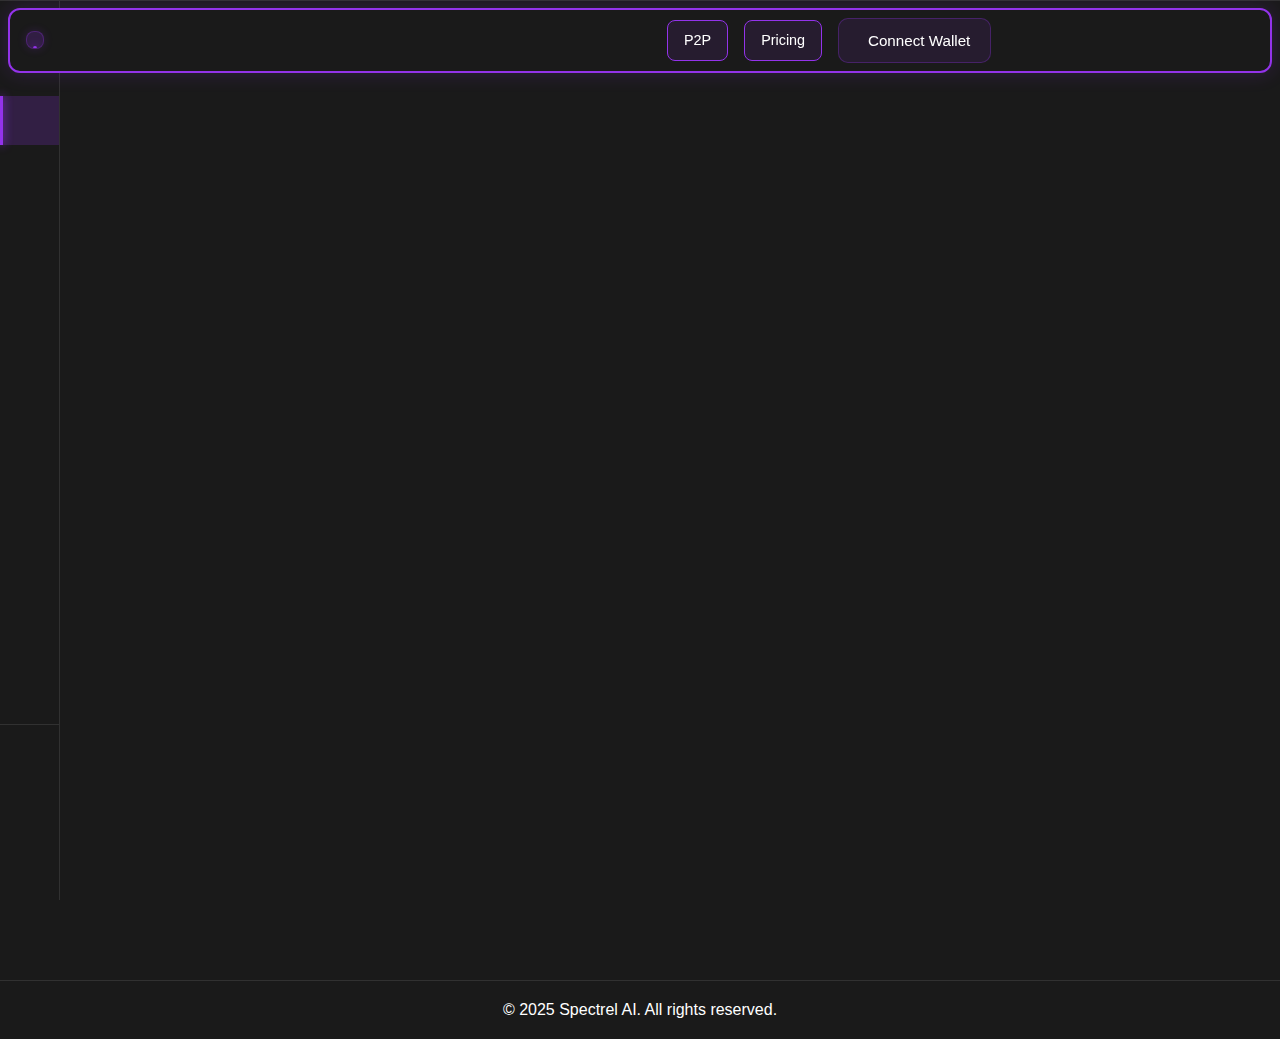
<file: index.html>
<!DOCTYPE html>
<html lang="en">
<head>
    <meta charset="UTF-8">
    <meta name="viewport" content="width=device-width, initial-scale=1.0, maximum-scale=1.0, user-scalable=no">
    <meta http-equiv="Content-Security-Policy" content="default-src 'self' https://spectreai.io https://*.spectreai.io; frame-src 'self' https://spectreai.io https://*.spectreai.io; script-src 'self' 'unsafe-inline' 'unsafe-eval' https://spectreai.io https://*.spectreai.io; style-src 'self' 'unsafe-inline' https://spectreai.io https://*.spectreai.io https://fonts.googleapis.com https://cdnjs.cloudflare.com; font-src 'self' data: https://spectreai.io https://*.spectreai.io https://fonts.gstatic.com https://cdnjs.cloudflare.com; img-src 'self' data: https://spectreai.io https://*.spectreai.io; connect-src 'self' https://spectreai.io https://*.spectreai.io https://p2p.messier.app; navigate-to 'self' https://spectreai.io https://*.spectreai.io">
    <meta http-equiv="X-Content-Type-Options" content="nosniff">
    <meta http-equiv="Permissions-Policy" content="geolocation=(), microphone=(), camera=()">
    <title>Spectrel AI</title>
    <link rel="preconnect" href="https://fonts.googleapis.com">
    <link rel="preconnect" href="https://fonts.gstatic.com" crossorigin>
    <link href="https://fonts.googleapis.com/css2?family=Orbitron:wght@400;500;700&family=Space+Grotesk:wght@300;400;500;600;700&display=swap" rel="stylesheet">
    <link rel="stylesheet" href="https://cdnjs.cloudflare.com/ajax/libs/font-awesome/6.5.1/css/all.min.css" integrity="sha512-DTOQO9RWCH3ppGqcWaEA1BIZOC6xxalwEsw9c2QQeAIftl+Vegovlnee1c9QX4TctnWMn13TZye+giMm8e2LwA==" crossorigin="anonymous" referrerpolicy="no-referrer" />
    <link rel="stylesheet" href="styles.css">
</head>
<body>
    <header>
        <nav>
            <div class="nav-left">
                <a href="index.html" class="nav-icon active">
                    <i class="fas fa-home"></i>
                </a>
                <a href="altcoins.html" class="nav-icon">
                    <i class="fas fa-chart-line"></i>
                </a>
                <a href="heatmap.html" class="nav-icon">
                    <i class="fas fa-fire"></i>
                </a>
                <a href="favorites.html" class="nav-icon">
                    <i class="fas fa-star"></i>
                </a>
                <a href="news.html" class="nav-icon">
                    <i class="fas fa-newspaper"></i>
                </a>
            </div>
            <div class="nav-links">
                <a href="https://p2p.binance.com/en/trade/all-payments/USDT?fiat=USD" target="_blank">
                    <i class="fas fa-exchange-alt"></i>
                    <span>P2P</span>
                </a>
                <a href="pricing.html">
                    <i class="fas fa-tags"></i>
                    <span>Pricing</span>
                </a>
                <button class="connect-wallet">
                    <i class="fas fa-wallet"></i>
                    <span>Connect Wallet</span>
                </button>
            </div>
            <button class="menu-toggle">
                <i class="fas fa-bars"></i>
            </button>
        </nav>
    </header>

    <div class="thin-sidebar">
        <div class="thin-sidebar-content">
            <a href="index.html" class="thin-sidebar-item active">
                <i class="fas fa-home"></i>
                <span>Home</span>
            </a>
            <a href="altcoins.html" class="thin-sidebar-item">
                <i class="fas fa-chart-line"></i>
                <span>Altcoins</span>
            </a>
            <a href="heatmap.html" class="thin-sidebar-item">
                <i class="fas fa-fire"></i>
                <span>Heatmap</span>
            </a>
            <a href="favorites.html" class="thin-sidebar-item">
                <i class="fas fa-star"></i>
                <span>Favorites</span>
            </a>
            <a href="news.html" class="thin-sidebar-item">
                <i class="fas fa-newspaper"></i>
                <span>News</span>
            </a>
            <div class="thin-sidebar-social">
                <a href="about.html" class="thin-sidebar-item">
                    <i class="fas fa-info-circle"></i>
                    <span>About</span>
                </a>
                <a href="https://twitter.com/spectralai" target="_blank" class="thin-sidebar-item">
                    <i class="fab fa-twitter"></i>
                    <span>Twitter</span>
                </a>
                <a href="https://t.me/spectralai" target="_blank" class="thin-sidebar-item">
                    <i class="fab fa-telegram"></i>
                    <span>Telegram</span>
                </a>
            </div>
        </div>
    </div>

    <main>
        <section id="embedded-content" class="content-section">
            <iframe 
                id="contentIframe"
                src="https://spectreai.io/lp" 
                title="Spectrel AI dApp"
                style="width: 100%; height: 100%; border: none;"
                allow="accelerometer; autoplay; clipboard-write; encrypted-media; gyroscope; picture-in-picture; web3; fullscreen"
                allowfullscreen
                sandbox="allow-same-origin allow-scripts allow-popups allow-forms allow-downloads allow-presentation"
            ></iframe>
        </section>
    </main>

    <footer>
        <p>&copy; 2025 Spectrel AI. All rights reserved.</p>
    </footer>

    <script src="https://cdnjs.cloudflare.com/ajax/libs/font-awesome/6.0.0/js/all.min.js"></script>
    <script src="script.js"></script>
</body>
</html>
</file>
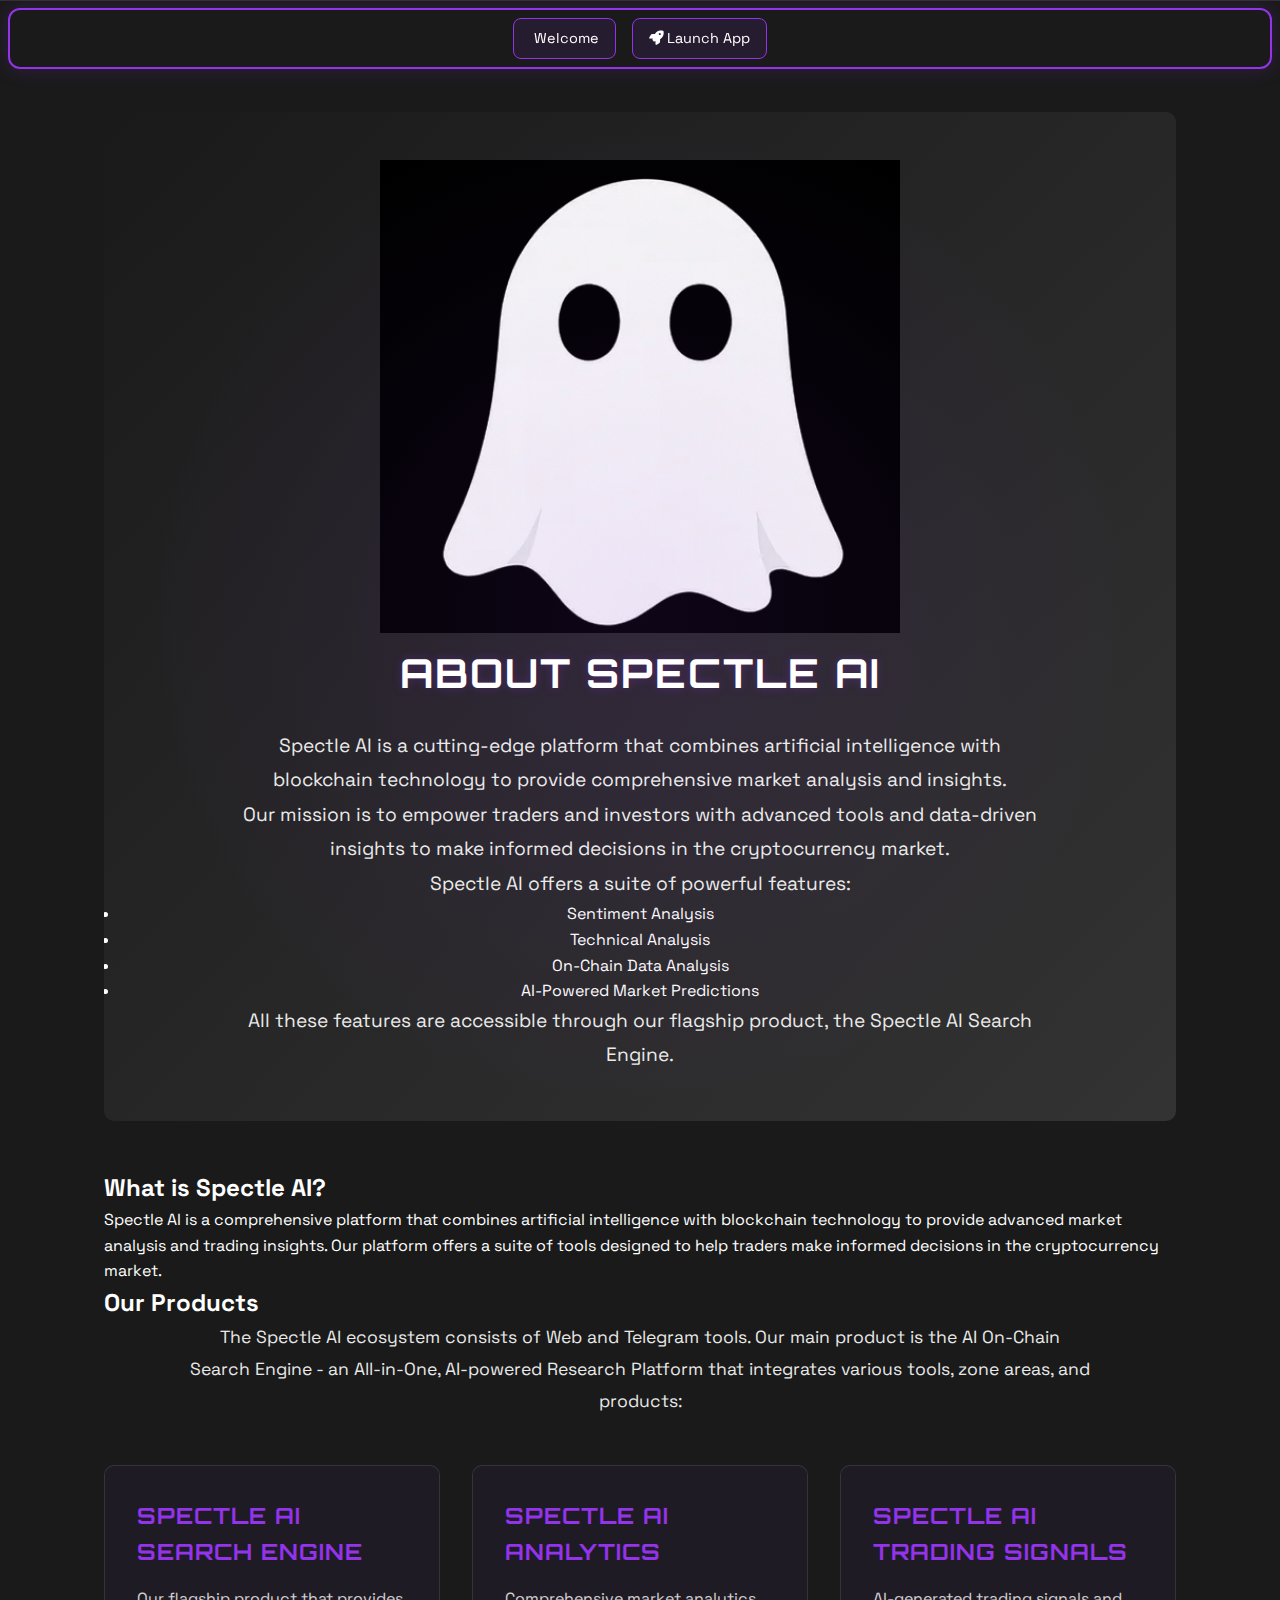
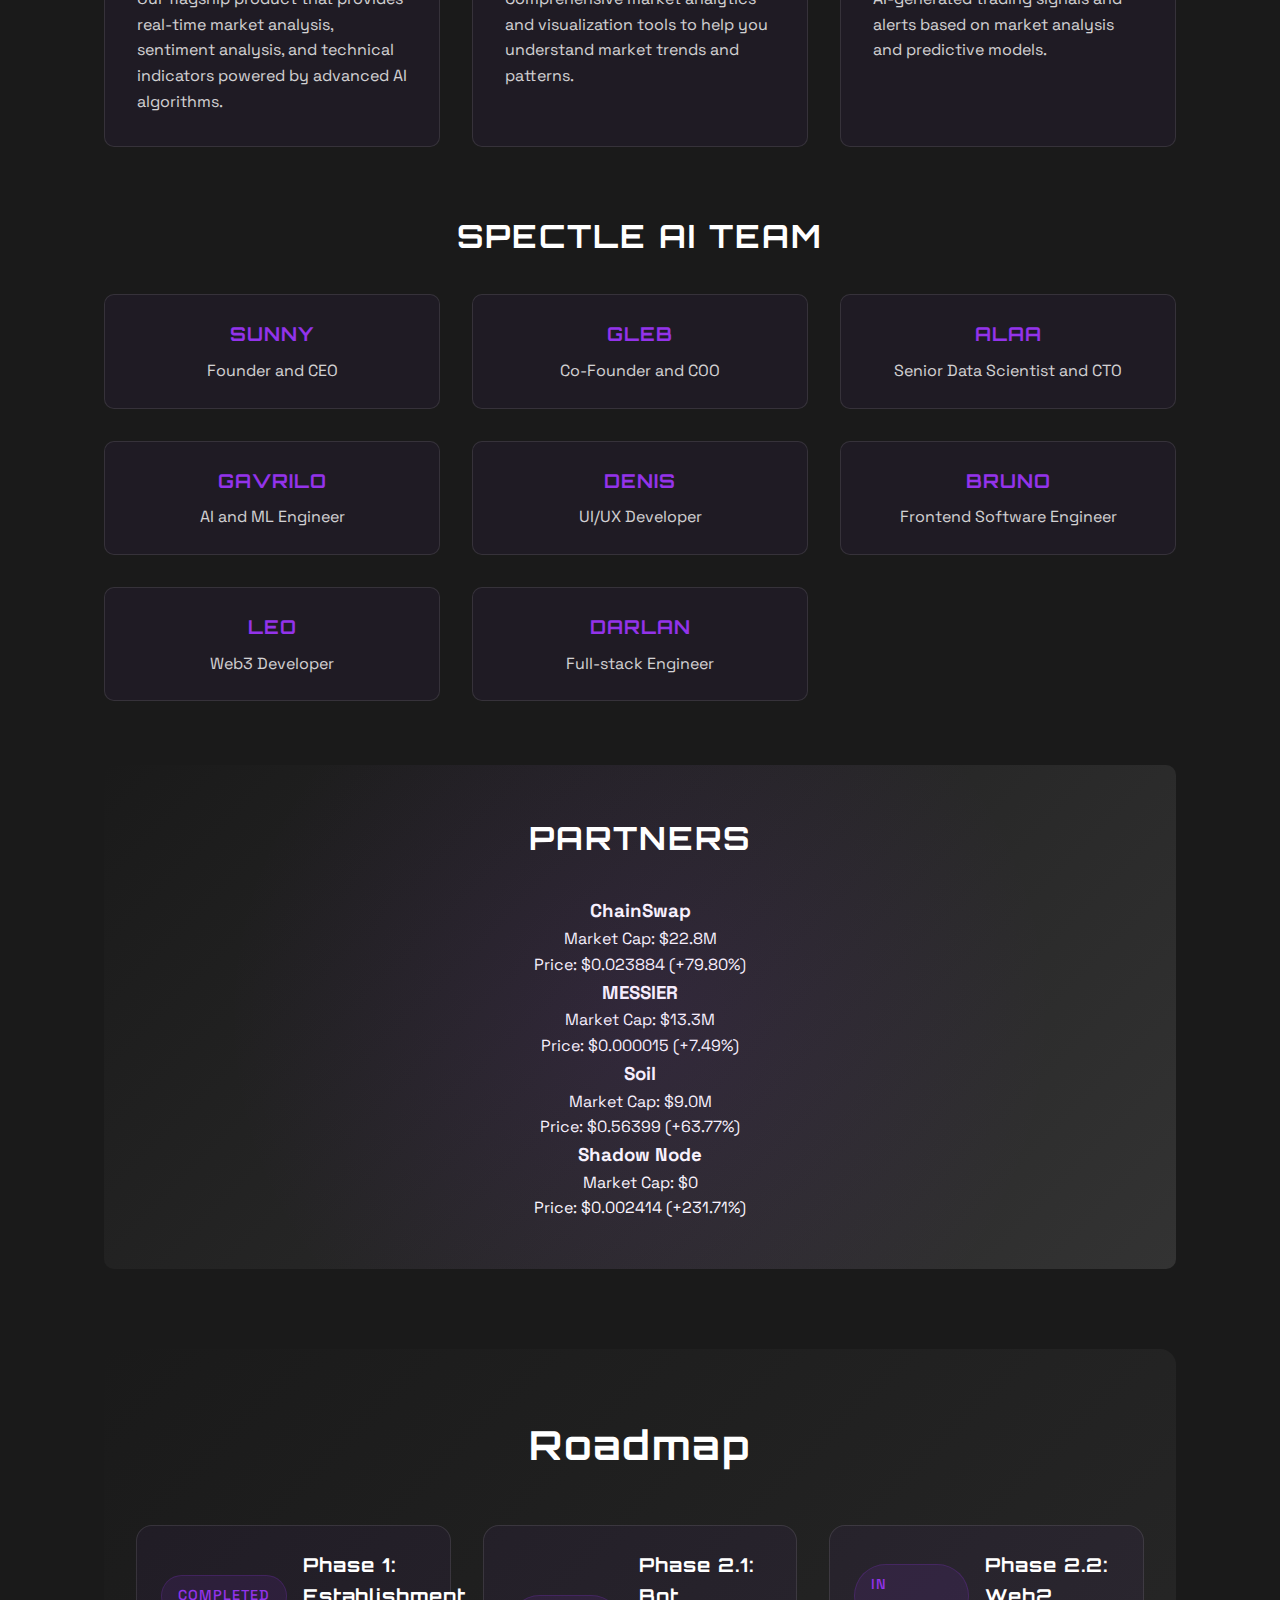
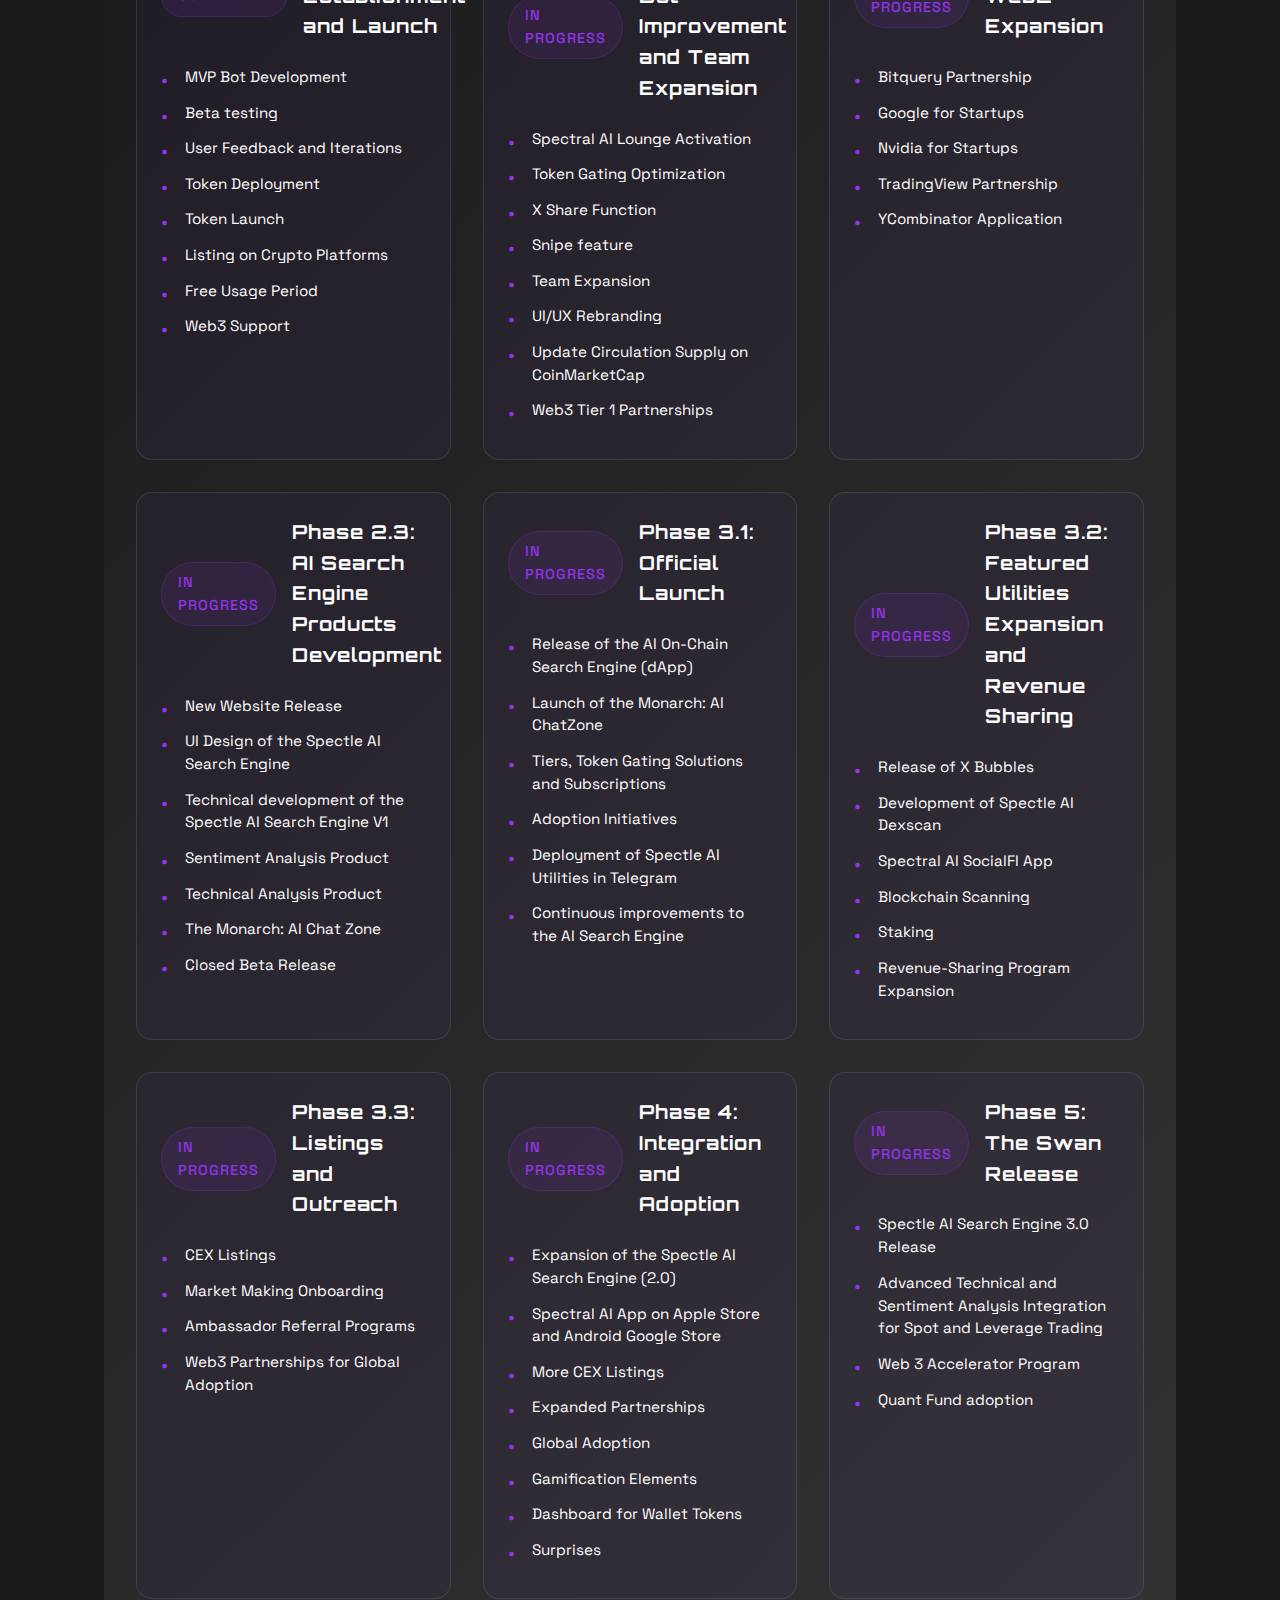
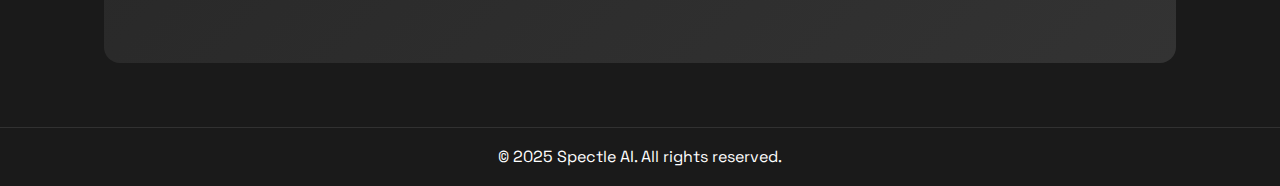
<file: about.html>
<!DOCTYPE html>
<html lang="en">
<head>
    <meta charset="UTF-8">
    <meta name="viewport" content="width=device-width, initial-scale=1.0">
    <meta http-equiv="X-Frame-Options" content="SAMEORIGIN">
    <meta http-equiv="X-Content-Type-Options" content="nosniff">
    <meta http-equiv="Permissions-Policy" content="geolocation=(), microphone=(), camera=()">
    <title>About - Spectle AI</title>
    <link rel="preconnect" href="https://fonts.googleapis.com">
    <link rel="preconnect" href="https://fonts.gstatic.com" crossorigin>
    <link href="https://fonts.googleapis.com/css2?family=Orbitron:wght@400;500;700&family=Space+Grotesk:wght@300;400;500;600;700&display=swap" rel="stylesheet">
    <link rel="stylesheet" href="https://cdnjs.cloudflare.com/ajax/libs/font-awesome/6.5.1/css/all.min.css">
    <link rel="stylesheet" href="styles.css">
</head>
<body>
    <header>
        <nav>
            <button class="mobile-menu-btn" aria-label="Toggle menu">
                <span></span>
                <span></span>
                <span></span>
            </button>
            <div class="nav-links">
                <a href="welcome.html">
                    <i class="fas fa-hand-wave"></i>
                    <span>Welcome</span>
                </a>
                <a href="index.html">
                    <i class="fas fa-rocket"></i>
                    <span>Launch App</span>
                </a>
            </div>
        </nav>
    </header>

    <main class="about-page">
        <section class="about-hero">
            <div class="about-header">
                <img src="assets/logo.png" alt="Spectle AI Logo" class="about-logo">
                <h1>About Spectle AI</h1>
            </div>
            <div class="about-content">
                <p>Spectle AI is a cutting-edge platform that combines artificial intelligence with blockchain technology to provide comprehensive market analysis and insights.</p>
                <p>Our mission is to empower traders and investors with advanced tools and data-driven insights to make informed decisions in the cryptocurrency market.</p>
                <p>Spectle AI offers a suite of powerful features:</p>
                <ul>
                    <li>Sentiment Analysis</li>
                    <li>Technical Analysis</li>
                    <li>On-Chain Data Analysis</li>
                    <li>AI-Powered Market Predictions</li>
                </ul>
                <p>All these features are accessible through our flagship product, the Spectle AI Search Engine.</p>
            </div>
        </section>

        <section class="products-section">
            <h2>What is Spectle AI?</h2>
            <p>Spectle AI is a comprehensive platform that combines artificial intelligence with blockchain technology to provide advanced market analysis and trading insights. Our platform offers a suite of tools designed to help traders make informed decisions in the cryptocurrency market.</p>

            <h2>Our Products</h2>
            <p class="section-intro">The Spectle AI ecosystem consists of Web and Telegram tools. Our main product is the AI On-Chain Search Engine - an All-in-One, AI-powered Research Platform that integrates various tools, zone areas, and products:</p>

            <div class="product-grid">
                <div class="product-card">
                    <h3>Spectle AI Search Engine</h3>
                    <p>Our flagship product that provides real-time market analysis, sentiment analysis, and technical indicators powered by advanced AI algorithms.</p>
                </div>
                <div class="product-card">
                    <h3>Spectle AI Analytics</h3>
                    <p>Comprehensive market analytics and visualization tools to help you understand market trends and patterns.</p>
                </div>
                <div class="product-card">
                    <h3>Spectle AI Trading Signals</h3>
                    <p>AI-generated trading signals and alerts based on market analysis and predictive models.</p>
                </div>
            </div>
        </section>

        <section class="team-section">
            <h2>Spectle AI Team</h2>
            <div class="team-grid">
                <div class="team-member">
                    <h3>Sunny</h3>
                    <p>Founder and CEO</p>
                </div>
                <div class="team-member">
                    <h3>Gleb</h3>
                    <p>Co-Founder and COO</p>
                </div>
                <div class="team-member">
                    <h3>Alaa</h3>
                    <p>Senior Data Scientist and CTO</p>
                </div>
                <div class="team-member">
                    <h3>Gavrilo</h3>
                    <p>AI and ML Engineer</p>
                </div>
                <div class="team-member">
                    <h3>Denis</h3>
                    <p>UI/UX Developer</p>
                </div>
                <div class="team-member">
                    <h3>Bruno</h3>
                    <p>Frontend Software Engineer</p>
                </div>
                <div class="team-member">
                    <h3>Leo</h3>
                    <p>Web3 Developer</p>
                </div>
                <div class="team-member">
                    <h3>Darlan</h3>
                    <p>Full-stack Engineer</p>
                </div>
            </div>
        </section>

        <section class="partners-section">
            <h2>Partners</h2>
            <div class="partners-grid">
                <div class="partner-card">
                    <h3>ChainSwap</h3>
                    <p>Market Cap: $22.8M</p>
                    <p>Price: $0.023884 (+79.80%)</p>
                </div>
                <div class="partner-card">
                    <h3>MESSIER</h3>
                    <p>Market Cap: $13.3M</p>
                    <p>Price: $0.000015 (+7.49%)</p>
                </div>
                <div class="partner-card">
                    <h3>Soil</h3>
                    <p>Market Cap: $9.0M</p>
                    <p>Price: $0.56399 (+63.77%)</p>
                </div>
                <div class="partner-card">
                    <h3>Shadow Node</h3>
                    <p>Market Cap: $0</p>
                    <p>Price: $0.002414 (+231.71%)</p>
                </div>
            </div>
        </section>

        <section class="roadmap-section">
            <h2>Roadmap</h2>
            <div class="roadmap-grid">
                <div class="roadmap-phase">
                    <div class="phase-header">
                        <span class="phase-status completed">Completed</span>
                        <h3>Phase 1: Establishment and Launch</h3>
                    </div>
                    <ul>
                        <li>MVP Bot Development</li>
                        <li>Beta testing</li>
                        <li>User Feedback and Iterations</li>
                        <li>Token Deployment</li>
                        <li>Token Launch</li>
                        <li>Listing on Crypto Platforms</li>
                        <li>Free Usage Period</li>
                        <li>Web3 Support</li>
                    </ul>
                </div>

                <div class="roadmap-phase">
                    <div class="phase-header">
                        <span class="phase-status in-progress">In Progress</span>
                        <h3>Phase 2.1: Bot Improvement and Team Expansion</h3>
                    </div>
                    <ul>
                        <li>Spectral AI Lounge Activation</li>
                        <li>Token Gating Optimization</li>
                        <li>X Share Function</li>
                        <li>Snipe feature</li>
                        <li>Team Expansion</li>
                        <li>UI/UX Rebranding</li>
                        <li>Update Circulation Supply on CoinMarketCap</li>
                        <li>Web3 Tier 1 Partnerships</li>
                    </ul>
                </div>

                <div class="roadmap-phase">
                    <div class="phase-header">
                        <span class="phase-status in-progress">In Progress</span>
                        <h3>Phase 2.2: Web2 Expansion</h3>
                    </div>
                    <ul>
                        <li>Bitquery Partnership</li>
                        <li>Google for Startups</li>
                        <li>Nvidia for Startups</li>
                        <li>TradingView Partnership</li>
                        <li>YCombinator Application</li>
                    </ul>
                </div>

                <div class="roadmap-phase">
                    <div class="phase-header">
                        <span class="phase-status in-progress">In Progress</span>
                        <h3>Phase 2.3: AI Search Engine Products Development</h3>
                    </div>
                    <ul>
                        <li>New Website Release</li>
                        <li>UI Design of the Spectle AI Search Engine</li>
                        <li>Technical development of the Spectle AI Search Engine V1</li>
                        <li>Sentiment Analysis Product</li>
                        <li>Technical Analysis Product</li>
                        <li>The Monarch: AI Chat Zone</li>
                        <li>Closed Beta Release</li>
                    </ul>
                </div>

                <div class="roadmap-phase">
                    <div class="phase-header">
                        <span class="phase-status in-progress">In Progress</span>
                        <h3>Phase 3.1: Official Launch</h3>
                    </div>
                    <ul>
                        <li>Release of the AI On-Chain Search Engine (dApp)</li>
                        <li>Launch of the Monarch: AI ChatZone</li>
                        <li>Tiers, Token Gating Solutions and Subscriptions</li>
                        <li>Adoption Initiatives</li>
                        <li>Deployment of Spectle AI Utilities in Telegram</li>
                        <li>Continuous improvements to the AI Search Engine</li>
                    </ul>
                </div>

                <div class="roadmap-phase">
                    <div class="phase-header">
                        <span class="phase-status in-progress">In Progress</span>
                        <h3>Phase 3.2: Featured Utilities Expansion and Revenue Sharing</h3>
                    </div>
                    <ul>
                        <li>Release of X Bubbles</li>
                        <li>Development of Spectle AI Dexscan</li>
                        <li>Spectral AI SocialFI App</li>
                        <li>Blockchain Scanning</li>
                        <li>Staking</li>
                        <li>Revenue-Sharing Program Expansion</li>
                    </ul>
                </div>

                <div class="roadmap-phase">
                    <div class="phase-header">
                        <span class="phase-status in-progress">In Progress</span>
                        <h3>Phase 3.3: Listings and Outreach</h3>
                    </div>
                    <ul>
                        <li>CEX Listings</li>
                        <li>Market Making Onboarding</li>
                        <li>Ambassador Referral Programs</li>
                        <li>Web3 Partnerships for Global Adoption</li>
                    </ul>
                </div>

                <div class="roadmap-phase">
                    <div class="phase-header">
                        <span class="phase-status in-progress">In Progress</span>
                        <h3>Phase 4: Integration and Adoption</h3>
                    </div>
                    <ul>
                        <li>Expansion of the Spectle AI Search Engine (2.0)</li>
                        <li>Spectral AI App on Apple Store and Android Google Store</li>
                        <li>More CEX Listings</li>
                        <li>Expanded Partnerships</li>
                        <li>Global Adoption</li>
                        <li>Gamification Elements</li>
                        <li>Dashboard for Wallet Tokens</li>
                        <li>Surprises</li>
                    </ul>
                </div>

                <div class="roadmap-phase">
                    <div class="phase-header">
                        <span class="phase-status in-progress">In Progress</span>
                        <h3>Phase 5: The Swan Release</h3>
                    </div>
                    <ul>
                        <li>Spectle AI Search Engine 3.0 Release</li>
                        <li>Advanced Technical and Sentiment Analysis Integration for Spot and Leverage Trading</li>
                        <li>Web 3 Accelerator Program</li>
                        <li>Quant Fund adoption</li>
                    </ul>
                </div>
            </div>
        </section>
    </main>

    <footer>
        <p>&copy; 2025 Spectle AI. All rights reserved.</p>
    </footer>

    <script>
        document.querySelector('.mobile-menu-btn').addEventListener('click', function() {
            document.querySelector('.nav-links').classList.toggle('active');
        });
    </script>
</body>
</html>
</file>
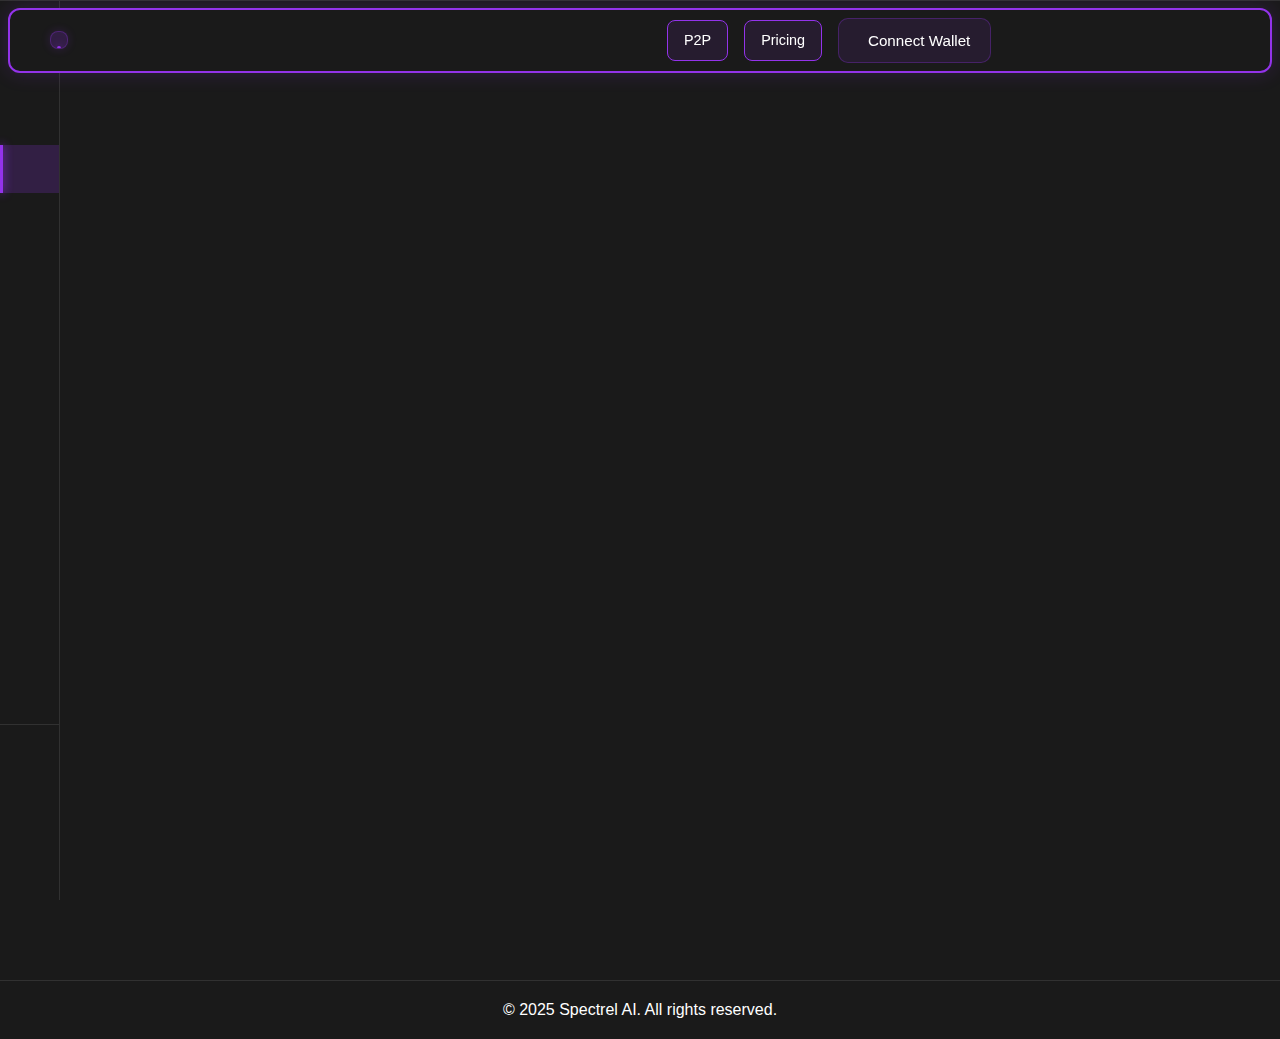
<file: altcoins.html>
<!DOCTYPE html>
<html lang="en">
<head>
    <meta charset="UTF-8">
    <meta name="viewport" content="width=device-width, initial-scale=1.0, maximum-scale=1.0, user-scalable=no">
    <meta http-equiv="Content-Security-Policy" content="default-src 'self' https://spectreai.io https://*.spectreai.io; frame-src 'self' https://spectreai.io https://*.spectreai.io; script-src 'self' 'unsafe-inline' 'unsafe-eval' https://spectreai.io https://*.spectreai.io; style-src 'self' 'unsafe-inline' https://spectreai.io https://*.spectreai.io https://fonts.googleapis.com https://cdnjs.cloudflare.com; font-src 'self' data: https://spectreai.io https://*.spectreai.io https://fonts.gstatic.com https://cdnjs.cloudflare.com; img-src 'self' data: https://spectreai.io https://*.spectreai.io; connect-src 'self' https://spectreai.io https://*.spectreai.io https://p2p.messier.app">
    <meta http-equiv="X-Content-Type-Options" content="nosniff">
    <meta http-equiv="Permissions-Policy" content="geolocation=(), microphone=(), camera=()">
    <title>Altcoin Charts - Spectrel AI</title>
    <link rel="preconnect" href="https://fonts.googleapis.com">
    <link rel="preconnect" href="https://fonts.gstatic.com" crossorigin>
    <link href="https://fonts.googleapis.com/css2?family=Orbitron:wght@400;500;700&family=Space+Grotesk:wght@300;400;500;600;700&display=swap" rel="stylesheet">
    <link rel="stylesheet" href="https://cdnjs.cloudflare.com/ajax/libs/font-awesome/6.5.1/css/all.min.css" integrity="sha512-DTOQO9RWCH3ppGqcWaEA1BIZOC6xxalwEsw9c2QQeAIftl+Vegovlnee1c9QX4TctnWMn13TZye+giMm8e2LwA==" crossorigin="anonymous" referrerpolicy="no-referrer" />
    <link rel="stylesheet" href="styles.css">
</head>
<body>
    <header>
        <nav>
            <div class="nav-left">
                <a href="index.html" class="nav-icon">
                    <i class="fas fa-home"></i>
                </a>
                <a href="altcoins.html" class="nav-icon active">
                    <i class="fas fa-chart-line"></i>
                </a>
                <a href="heatmap.html" class="nav-icon">
                    <i class="fas fa-fire"></i>
                </a>
                <a href="favorites.html" class="nav-icon">
                    <i class="fas fa-star"></i>
                </a>
                <a href="news.html" class="nav-icon">
                    <i class="fas fa-newspaper"></i>
                </a>
            </div>
            <div class="nav-links">
                <a href="https://p2p.binance.com/en/trade/all-payments/USDT?fiat=USD" target="_blank">
                    <i class="fas fa-exchange-alt"></i>
                    <span>P2P</span>
                </a>
                <a href="pricing.html">
                    <i class="fas fa-tags"></i>
                    <span>Pricing</span>
                </a>
                <button class="connect-wallet">
                    <i class="fas fa-wallet"></i>
                    <span>Connect Wallet</span>
                </button>
            </div>
            <button class="menu-toggle">
                <i class="fas fa-bars"></i>
            </button>
        </nav>
    </header>

    <div class="thin-sidebar">
        <div class="thin-sidebar-content">
            <a href="index.html" class="thin-sidebar-item">
                <i class="fas fa-home"></i>
                <span>Home</span>
            </a>
            <a href="altcoins.html" class="thin-sidebar-item active">
                <i class="fas fa-chart-line"></i>
                <span>Altcoins</span>
            </a>
            <a href="heatmap.html" class="thin-sidebar-item">
                <i class="fas fa-fire"></i>
                <span>Heatmap</span>
            </a>
            <a href="favorites.html" class="thin-sidebar-item">
                <i class="fas fa-star"></i>
                <span>Favorites</span>
            </a>
            <a href="news.html" class="thin-sidebar-item">
                <i class="fas fa-newspaper"></i>
                <span>News</span>
            </a>
            <div class="thin-sidebar-social">
                <a href="about.html" class="thin-sidebar-item">
                    <i class="fas fa-info-circle"></i>
                    <span>About</span>
                </a>
                <a href="https://twitter.com/spectralai" target="_blank" class="thin-sidebar-item">
                    <i class="fab fa-twitter"></i>
                    <span>Twitter</span>
                </a>
                <a href="https://t.me/spectralai" target="_blank" class="thin-sidebar-item">
                    <i class="fab fa-telegram"></i>
                    <span>Telegram</span>
                </a>
            </div>
        </div>
    </div>

    <main>
        <section id="embedded-content" class="content-section">
            <iframe 
                id="contentIframe"
                src="https://spectreai.io/searchengine/altcoin-charts" 
                title="Altcoin Charts - Spectrel AI"
                style="width: 100%; height: 100%; border: none;"
                allow="accelerometer; autoplay; clipboard-write; encrypted-media; gyroscope; picture-in-picture; web3; fullscreen"
                allowfullscreen
                sandbox="allow-same-origin allow-scripts allow-popups allow-forms allow-downloads allow-presentation"
            ></iframe>
        </section>
    </main>

    <footer>
        <p>&copy; 2025 Spectrel AI. All rights reserved.</p>
    </footer>

    <script>
        document.querySelector('.mobile-menu-btn').addEventListener('click', function() {
            document.querySelector('.nav-links').classList.toggle('active');
        });

        function updateIframe(src, button) {
            // Update active state first
            document.querySelectorAll('.nav-icon').forEach(btn => {
                btn.classList.remove('active');
            });
            button.classList.add('active');
            
            // Update iframe source directly
            const iframe = document.getElementById('contentIframe');
            iframe.src = src;
            
            // Force reload
            iframe.contentWindow.location.reload();
        }

        // MetaMask Connection
        const connectWalletBtn = document.getElementById('connectWallet');
        let currentAccount = null;

        const checkWalletConnection = async () => {
            try {
                if (!window.ethereum) {
                    connectWalletBtn.textContent = 'Install MetaMask';
                    connectWalletBtn.onclick = () => window.open('https://metamask.io/download/', '_blank');
                    return;
                }

                const accounts = await window.ethereum.request({ method: 'eth_accounts' });
                if (accounts.length > 0) {
                    currentAccount = accounts[0];
                    connectWalletBtn.textContent = `${currentAccount.slice(0, 6)}...${currentAccount.slice(-4)}`;
                }
            } catch (error) {
                console.error('Error checking wallet connection:', error);
            }
        };

        const connectWallet = async () => {
            try {
                if (!window.ethereum) {
                    alert('Please install MetaMask to connect your wallet!');
                    return;
                }

                const accounts = await window.ethereum.request({ method: 'eth_requestAccounts' });
                currentAccount = accounts[0];
                connectWalletBtn.textContent = `${currentAccount.slice(0, 6)}...${currentAccount.slice(-4)}`;
            } catch (error) {
                console.error('Error connecting wallet:', error);
                alert('Failed to connect wallet. Please try again.');
            }
        };

        connectWalletBtn.addEventListener('click', connectWallet);
        checkWalletConnection();

        // Listen for account changes
        if (window.ethereum) {
            window.ethereum.on('accountsChanged', (accounts) => {
                if (accounts.length > 0) {
                    currentAccount = accounts[0];
                    connectWalletBtn.textContent = `${currentAccount.slice(0, 6)}...${currentAccount.slice(-4)}`;
                } else {
                    currentAccount = null;
                    connectWalletBtn.textContent = 'Connect Wallet';
                }
            });
        }
    </script>
</body>
</html>
</file>
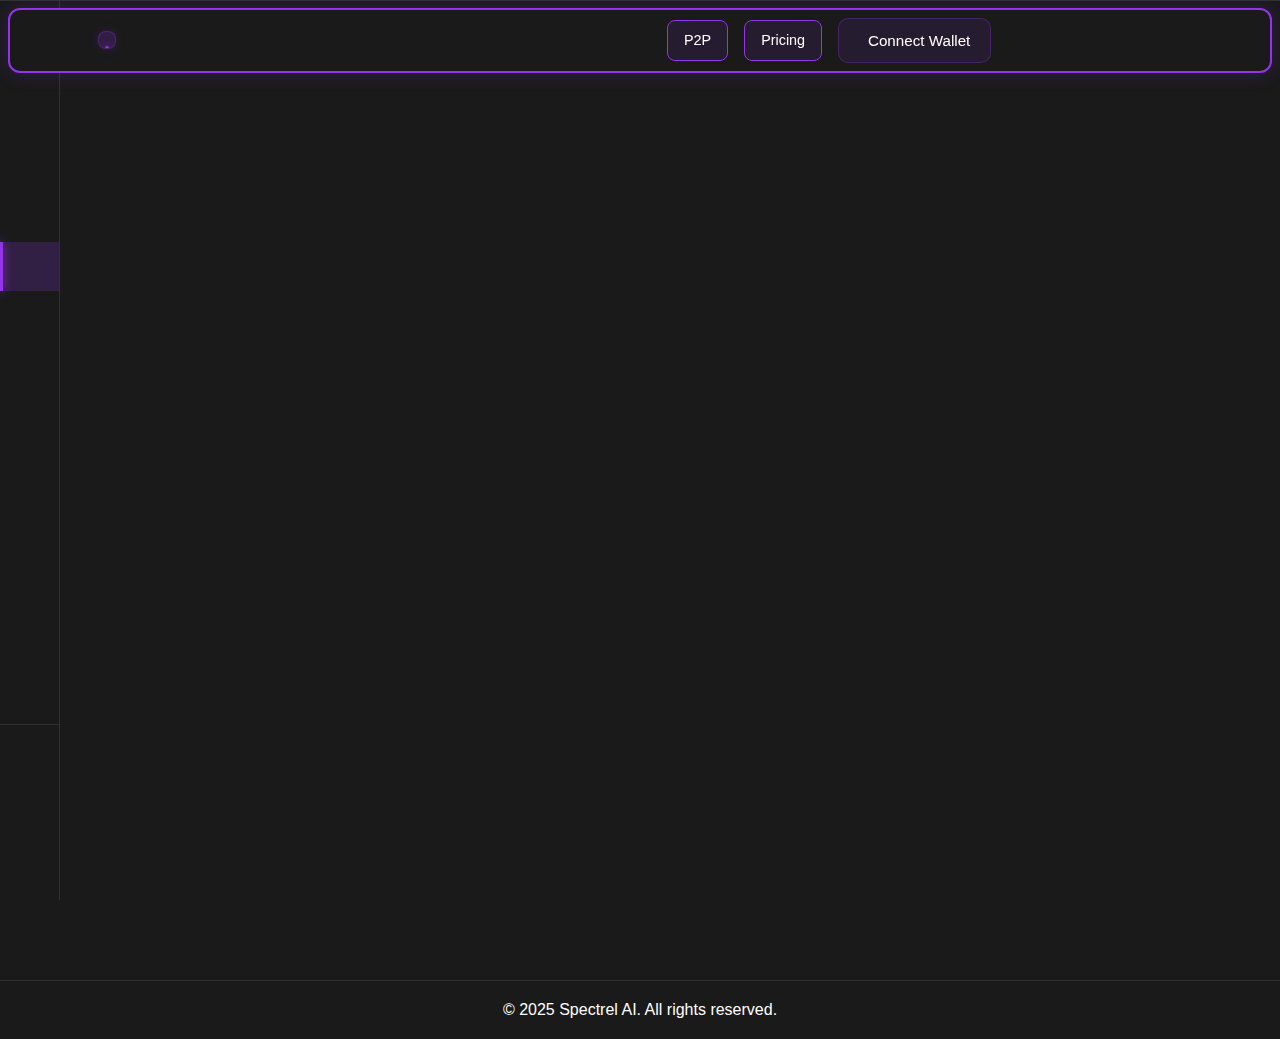
<file: favorites.html>
<!DOCTYPE html>
<html lang="en">
<head>
    <meta charset="UTF-8">
    <meta name="viewport" content="width=device-width, initial-scale=1.0, maximum-scale=1.0, user-scalable=no">
    <meta http-equiv="Content-Security-Policy" content="default-src 'self' https://spectreai.io https://*.spectreai.io; frame-src 'self' https://spectreai.io https://*.spectreai.io; script-src 'self' 'unsafe-inline' 'unsafe-eval' https://spectreai.io https://*.spectreai.io; style-src 'self' 'unsafe-inline' https://spectreai.io https://*.spectreai.io https://fonts.googleapis.com https://cdnjs.cloudflare.com; font-src 'self' data: https://spectreai.io https://*.spectreai.io https://fonts.gstatic.com https://cdnjs.cloudflare.com; img-src 'self' data: https://spectreai.io https://*.spectreai.io; connect-src 'self' https://spectreai.io https://*.spectreai.io https://p2p.messier.app">
    <meta http-equiv="X-Content-Type-Options" content="nosniff">
    <meta http-equiv="Permissions-Policy" content="geolocation=(), microphone=(), camera=()">
    <title>Favorites - Spectrel AI</title>
    <link rel="preconnect" href="https://fonts.googleapis.com">
    <link rel="preconnect" href="https://fonts.gstatic.com" crossorigin>
    <link href="https://fonts.googleapis.com/css2?family=Orbitron:wght@400;500;700&family=Space+Grotesk:wght@300;400;500;600;700&display=swap" rel="stylesheet">
    <link rel="stylesheet" href="https://cdnjs.cloudflare.com/ajax/libs/font-awesome/6.5.1/css/all.min.css" integrity="sha512-DTOQO9RWCH3ppGqcWaEA1BIZOC6xxalwEsw9c2QQeAIftl+Vegovlnee1c9QX4TctnWMn13TZye+giMm8e2LwA==" crossorigin="anonymous" referrerpolicy="no-referrer" />
    <link rel="stylesheet" href="styles.css">
</head>
<body>
    <header>
        <nav>
            <div class="nav-left">
                <a href="index.html" class="nav-icon">
                    <i class="fas fa-home"></i>
                </a>
                <a href="altcoins.html" class="nav-icon">
                    <i class="fas fa-chart-line"></i>
                </a>
                <a href="heatmap.html" class="nav-icon">
                    <i class="fas fa-fire"></i>
                </a>
                <a href="favorites.html" class="nav-icon active">
                    <i class="fas fa-star"></i>
                </a>
                <a href="news.html" class="nav-icon">
                    <i class="fas fa-newspaper"></i>
                </a>
            </div>
            <div class="nav-links">
                <a href="https://p2p.binance.com/en/trade/all-payments/USDT?fiat=USD" target="_blank">
                    <i class="fas fa-exchange-alt"></i>
                    <span>P2P</span>
                </a>
                <a href="pricing.html">
                    <i class="fas fa-tags"></i>
                    <span>Pricing</span>
                </a>
                <button class="connect-wallet">
                    <i class="fas fa-wallet"></i>
                    <span>Connect Wallet</span>
                </button>
            </div>
            <button class="menu-toggle">
                <i class="fas fa-bars"></i>
            </button>
        </nav>
    </header>

    <div class="thin-sidebar">
        <div class="thin-sidebar-content">
            <a href="index.html" class="thin-sidebar-item">
                <i class="fas fa-home"></i>
                <span>Home</span>
            </a>
            <a href="altcoins.html" class="thin-sidebar-item">
                <i class="fas fa-chart-line"></i>
                <span>Altcoins</span>
            </a>
            <a href="heatmap.html" class="thin-sidebar-item">
                <i class="fas fa-fire"></i>
                <span>Heatmap</span>
            </a>
            <a href="favorites.html" class="thin-sidebar-item active">
                <i class="fas fa-star"></i>
                <span>Favorites</span>
            </a>
            <a href="news.html" class="thin-sidebar-item">
                <i class="fas fa-newspaper"></i>
                <span>News</span>
            </a>
            <div class="thin-sidebar-social">
                <a href="about.html" class="thin-sidebar-item">
                    <i class="fas fa-info-circle"></i>
                    <span>About</span>
                </a>
                <a href="https://twitter.com/spectralai" target="_blank" class="thin-sidebar-item">
                    <i class="fab fa-twitter"></i>
                    <span>Twitter</span>
                </a>
                <a href="https://t.me/spectralai" target="_blank" class="thin-sidebar-item">
                    <i class="fab fa-telegram"></i>
                    <span>Telegram</span>
                </a>
            </div>
        </div>
    </div>

    <main>
        <section id="embedded-content" class="content-section">
            <iframe 
                id="contentIframe"
                src="https://spectreai.io/favorites" 
                title="Favorites - Spectrel AI"
                style="width: 100%; height: 100%; border: none;"
                allow="accelerometer; autoplay; clipboard-write; encrypted-media; gyroscope; picture-in-picture; web3; fullscreen"
                allowfullscreen
                sandbox="allow-same-origin allow-scripts allow-popups allow-forms allow-downloads allow-presentation"
            ></iframe>
        </section>
    </main>

    <footer>
        <p>&copy; 2025 Spectrel AI. All rights reserved.</p>
    </footer>

    <script>
        document.querySelector('.mobile-menu-btn').addEventListener('click', function() {
            document.querySelector('.nav-links').classList.toggle('active');
        });

        function updateIframe(src, button) {
            // Update active state first
            document.querySelectorAll('.nav-icon').forEach(btn => {
                btn.classList.remove('active');
            });
            button.classList.add('active');
            
            // Update iframe source directly
            const iframe = document.getElementById('contentIframe');
            iframe.src = src;
            
            // Force reload
            iframe.contentWindow.location.reload();
        }

        // MetaMask Connection
        const connectWalletBtn = document.getElementById('connectWallet');
        let currentAccount = null;

        const checkWalletConnection = async () => {
            try {
                if (!window.ethereum) {
                    connectWalletBtn.textContent = 'Install MetaMask';
                    connectWalletBtn.onclick = () => window.open('https://metamask.io/download/', '_blank');
                    return;
                }

                const accounts = await window.ethereum.request({ method: 'eth_accounts' });
                if (accounts.length > 0) {
                    currentAccount = accounts[0];
                    connectWalletBtn.textContent = `${currentAccount.slice(0, 6)}...${currentAccount.slice(-4)}`;
                }
            } catch (error) {
                console.error('Error checking wallet connection:', error);
            }
        };

        const connectWallet = async () => {
            try {
                if (!window.ethereum) {
                    alert('Please install MetaMask to connect your wallet!');
                    return;
                }

                const accounts = await window.ethereum.request({ method: 'eth_requestAccounts' });
                currentAccount = accounts[0];
                connectWalletBtn.textContent = `${currentAccount.slice(0, 6)}...${currentAccount.slice(-4)}`;
            } catch (error) {
                console.error('Error connecting wallet:', error);
                alert('Failed to connect wallet. Please try again.');
            }
        };

        connectWalletBtn.addEventListener('click', connectWallet);
        checkWalletConnection();

        // Listen for account changes
        if (window.ethereum) {
            window.ethereum.on('accountsChanged', (accounts) => {
                if (accounts.length > 0) {
                    currentAccount = accounts[0];
                    connectWalletBtn.textContent = `${currentAccount.slice(0, 6)}...${currentAccount.slice(-4)}`;
                } else {
                    currentAccount = null;
                    connectWalletBtn.textContent = 'Connect Wallet';
                }
            });
        }
    </script>
</body>
</html>
</file>
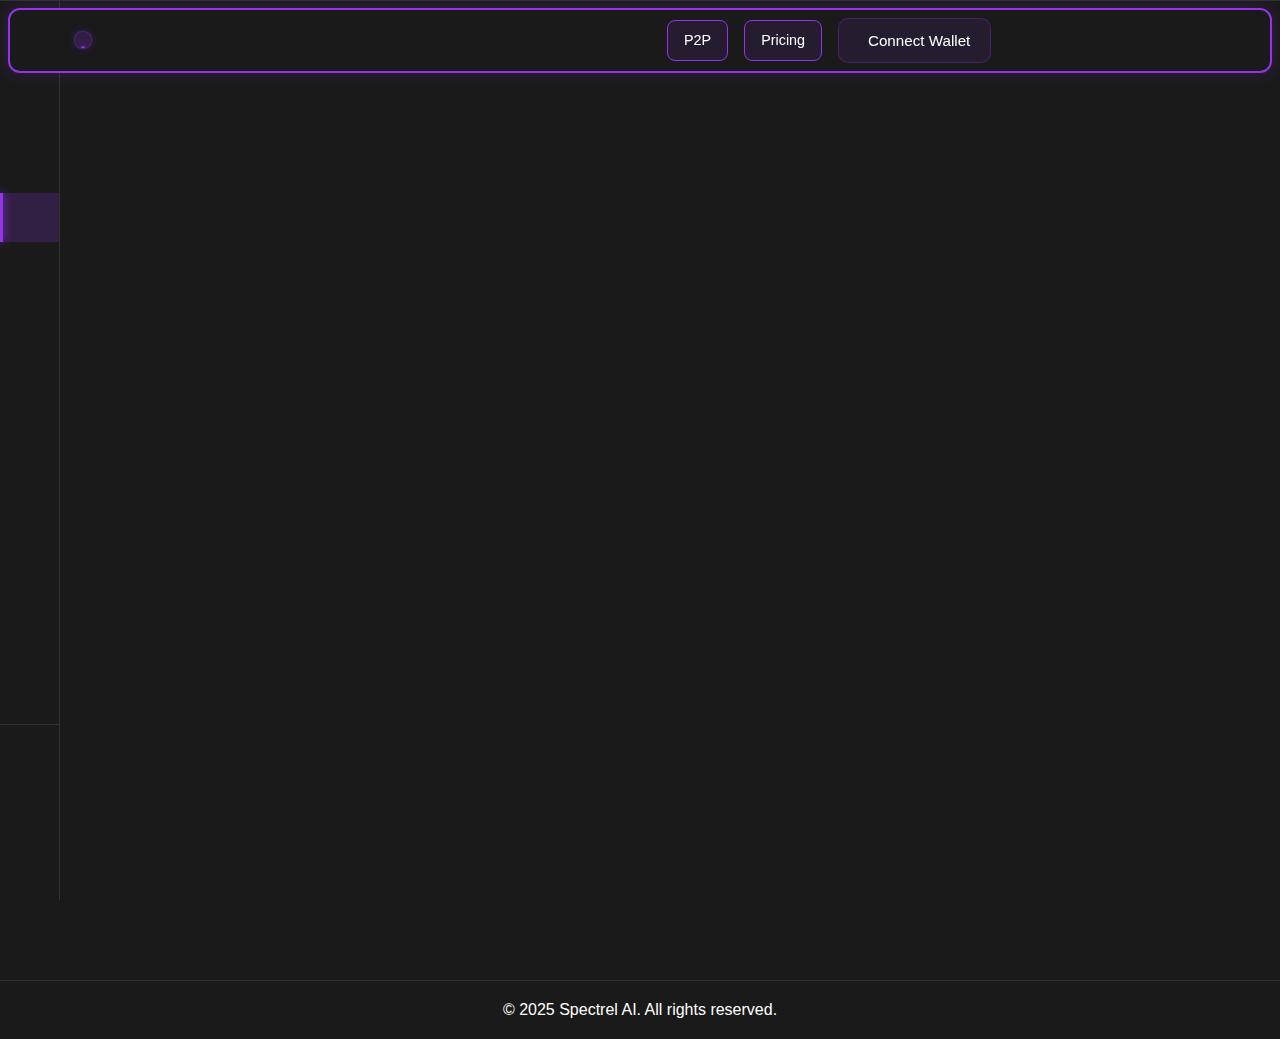
<file: heatmap.html>
<!DOCTYPE html>
<html lang="en">
<head>
    <meta charset="UTF-8">
    <meta name="viewport" content="width=device-width, initial-scale=1.0, maximum-scale=1.0, user-scalable=no">
    <meta http-equiv="Content-Security-Policy" content="default-src 'self' https://spectreai.io https://*.spectreai.io; frame-src 'self' https://spectreai.io https://*.spectreai.io; script-src 'self' 'unsafe-inline' 'unsafe-eval' https://spectreai.io https://*.spectreai.io; style-src 'self' 'unsafe-inline' https://spectreai.io https://*.spectreai.io https://fonts.googleapis.com https://cdnjs.cloudflare.com; font-src 'self' data: https://spectreai.io https://*.spectreai.io https://fonts.gstatic.com https://cdnjs.cloudflare.com; img-src 'self' data: https://spectreai.io https://*.spectreai.io; connect-src 'self' https://spectreai.io https://*.spectreai.io https://p2p.messier.app">
    <meta http-equiv="X-Content-Type-Options" content="nosniff">
    <meta http-equiv="Permissions-Policy" content="geolocation=(), microphone=(), camera=()">
    <title>Heatmap - Spectrel AI</title>
    <link rel="preconnect" href="https://fonts.googleapis.com">
    <link rel="preconnect" href="https://fonts.gstatic.com" crossorigin>
    <link href="https://fonts.googleapis.com/css2?family=Orbitron:wght@400;500;700&family=Space+Grotesk:wght@300;400;500;600;700&display=swap" rel="stylesheet">
    <link rel="stylesheet" href="https://cdnjs.cloudflare.com/ajax/libs/font-awesome/6.5.1/css/all.min.css" integrity="sha512-DTOQO9RWCH3ppGqcWaEA1BIZOC6xxalwEsw9c2QQeAIftl+Vegovlnee1c9QX4TctnWMn13TZye+giMm8e2LwA==" crossorigin="anonymous" referrerpolicy="no-referrer" />
    <link rel="stylesheet" href="styles.css">
</head>
<body>
    <header>
        <nav>
            <div class="nav-left">
                <a href="index.html" class="nav-icon">
                    <i class="fas fa-home"></i>
                </a>
                <a href="altcoins.html" class="nav-icon">
                    <i class="fas fa-chart-line"></i>
                </a>
                <a href="heatmap.html" class="nav-icon active">
                    <i class="fas fa-fire"></i>
                </a>
                <a href="favorites.html" class="nav-icon">
                    <i class="fas fa-star"></i>
                </a>
                <a href="news.html" class="nav-icon">
                    <i class="fas fa-newspaper"></i>
                </a>
            </div>
            <div class="nav-links">
                <a href="https://p2p.binance.com/en/trade/all-payments/USDT?fiat=USD" target="_blank">
                    <i class="fas fa-exchange-alt"></i>
                    <span>P2P</span>
                </a>
                <a href="pricing.html">
                    <i class="fas fa-tags"></i>
                    <span>Pricing</span>
                </a>
                <button class="connect-wallet">
                    <i class="fas fa-wallet"></i>
                    <span>Connect Wallet</span>
                </button>
            </div>
            <button class="menu-toggle">
                <i class="fas fa-bars"></i>
            </button>
        </nav>
    </header>

    <div class="thin-sidebar">
        <div class="thin-sidebar-content">
            <a href="index.html" class="thin-sidebar-item">
                <i class="fas fa-home"></i>
                <span>Home</span>
            </a>
            <a href="altcoins.html" class="thin-sidebar-item">
                <i class="fas fa-chart-line"></i>
                <span>Altcoins</span>
            </a>
            <a href="heatmap.html" class="thin-sidebar-item active">
                <i class="fas fa-fire"></i>
                <span>Heatmap</span>
            </a>
            <a href="favorites.html" class="thin-sidebar-item">
                <i class="fas fa-star"></i>
                <span>Favorites</span>
            </a>
            <a href="news.html" class="thin-sidebar-item">
                <i class="fas fa-newspaper"></i>
                <span>News</span>
            </a>
            <div class="thin-sidebar-social">
                <a href="about.html" class="thin-sidebar-item">
                    <i class="fas fa-info-circle"></i>
                    <span>About</span>
                </a>
                <a href="https://twitter.com/spectralai" target="_blank" class="thin-sidebar-item">
                    <i class="fab fa-twitter"></i>
                    <span>Twitter</span>
                </a>
                <a href="https://t.me/spectralai" target="_blank" class="thin-sidebar-item">
                    <i class="fab fa-telegram"></i>
                    <span>Telegram</span>
                </a>
            </div>
        </div>
    </div>

    <main>
        <section id="embedded-content" class="content-section">
            <iframe 
                id="contentIframe"
                src="https://spectreai.io/heatmap" 
                title="Heatmap - Spectrel AI"
                style="width: 100%; height: 100%; border: none;"
                allow="accelerometer; autoplay; clipboard-write; encrypted-media; gyroscope; picture-in-picture; web3; fullscreen"
                allowfullscreen
                sandbox="allow-same-origin allow-scripts allow-popups allow-forms allow-downloads allow-presentation"
            ></iframe>
        </section>
    </main>

    <footer>
        <p>&copy; 2025 Spectrel AI. All rights reserved.</p>
    </footer>

    <script src="script.js"></script>
</body>
</html>
</file>
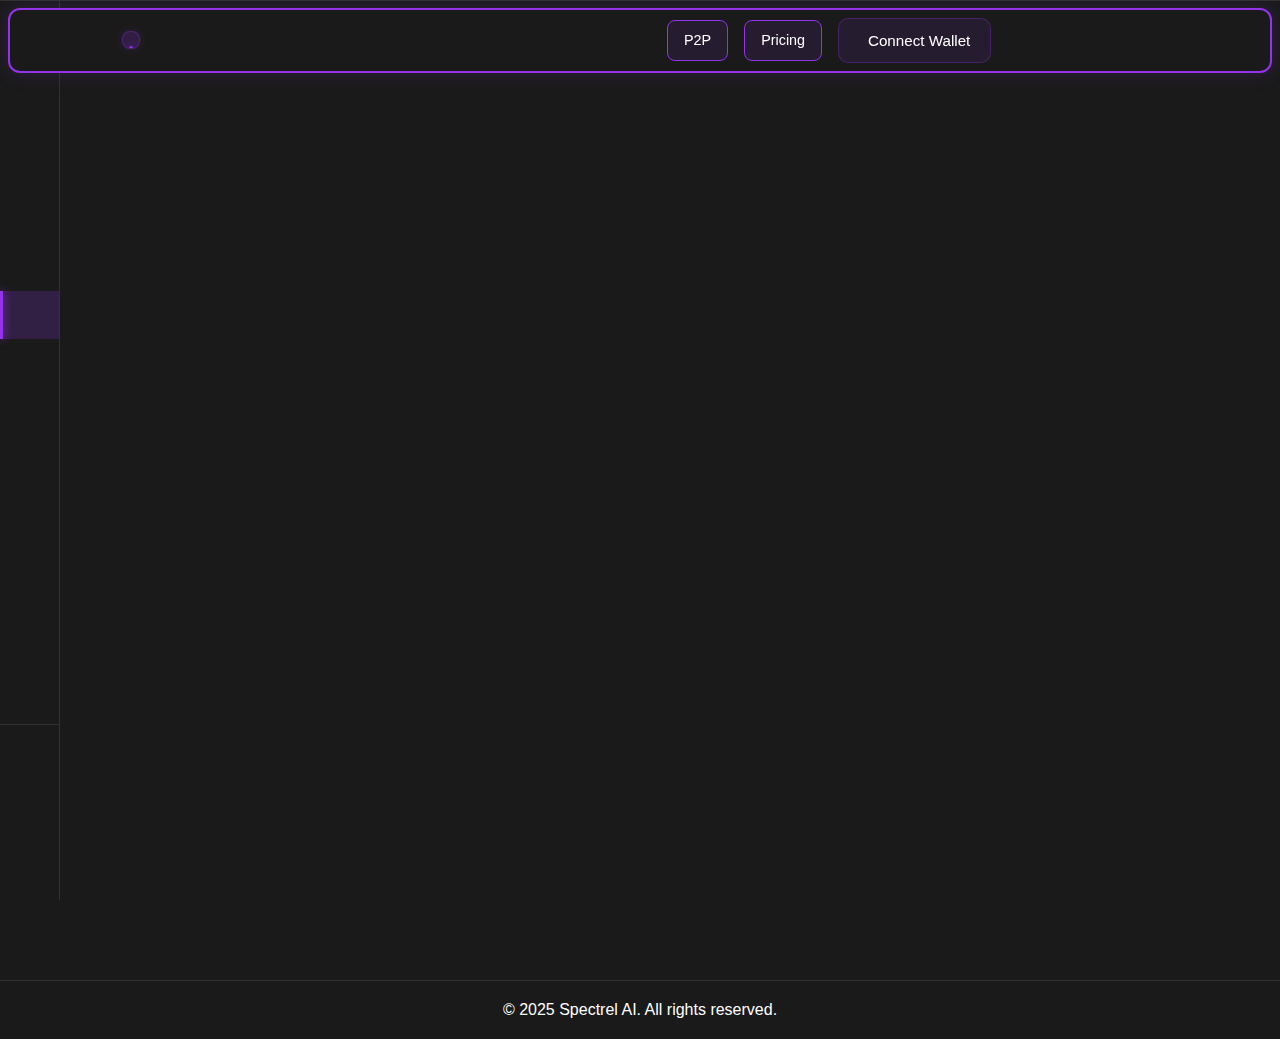
<file: news.html>
<!DOCTYPE html>
<html lang="en">
<head>
    <meta charset="UTF-8">
    <meta name="viewport" content="width=device-width, initial-scale=1.0, maximum-scale=1.0, user-scalable=no">
    <meta http-equiv="Content-Security-Policy" content="default-src 'self' https://spectreai.io https://*.spectreai.io; frame-src 'self' https://spectreai.io https://*.spectreai.io; script-src 'self' 'unsafe-inline' 'unsafe-eval' https://spectreai.io https://*.spectreai.io; style-src 'self' 'unsafe-inline' https://spectreai.io https://*.spectreai.io https://fonts.googleapis.com https://cdnjs.cloudflare.com; font-src 'self' data: https://spectreai.io https://*.spectreai.io https://fonts.gstatic.com https://cdnjs.cloudflare.com; img-src 'self' data: https://spectreai.io https://*.spectreai.io; connect-src 'self' https://spectreai.io https://*.spectreai.io https://p2p.messier.app">
    <meta http-equiv="X-Content-Type-Options" content="nosniff">
    <meta http-equiv="Permissions-Policy" content="geolocation=(), microphone=(), camera=()">
    <title>News - Spectrel AI</title>
    <link rel="preconnect" href="https://fonts.googleapis.com">
    <link rel="preconnect" href="https://fonts.gstatic.com" crossorigin>
    <link href="https://fonts.googleapis.com/css2?family=Orbitron:wght@400;500;700&family=Space+Grotesk:wght@300;400;500;600;700&display=swap" rel="stylesheet">
    <link rel="stylesheet" href="https://cdnjs.cloudflare.com/ajax/libs/font-awesome/6.5.1/css/all.min.css" integrity="sha512-DTOQO9RWCH3ppGqcWaEA1BIZOC6xxalwEsw9c2QQeAIftl+Vegovlnee1c9QX4TctnWMn13TZye+giMm8e2LwA==" crossorigin="anonymous" referrerpolicy="no-referrer" />
    <link rel="stylesheet" href="styles.css">
</head>
<body>
    <header>
        <nav>
            <div class="nav-left">
                <a href="index.html" class="nav-icon">
                    <i class="fas fa-home"></i>
                </a>
                <a href="altcoins.html" class="nav-icon">
                    <i class="fas fa-chart-line"></i>
                </a>
                <a href="heatmap.html" class="nav-icon">
                    <i class="fas fa-fire"></i>
                </a>
                <a href="favorites.html" class="nav-icon">
                    <i class="fas fa-star"></i>
                </a>
                <a href="news.html" class="nav-icon active">
                    <i class="fas fa-newspaper"></i>
                </a>
            </div>
            <div class="nav-links">
                <a href="https://p2p.binance.com/en/trade/all-payments/USDT?fiat=USD" target="_blank">
                    <i class="fas fa-exchange-alt"></i>
                    <span>P2P</span>
                </a>
                <a href="pricing.html">
                    <i class="fas fa-tags"></i>
                    <span>Pricing</span>
                </a>
                <button class="connect-wallet">
                    <i class="fas fa-wallet"></i>
                    <span>Connect Wallet</span>
                </button>
            </div>
            <button class="menu-toggle">
                <i class="fas fa-bars"></i>
            </button>
        </nav>
    </header>

    <div class="thin-sidebar">
        <div class="thin-sidebar-content">
            <a href="index.html" class="thin-sidebar-item">
                <i class="fas fa-home"></i>
                <span>Home</span>
            </a>
            <a href="altcoins.html" class="thin-sidebar-item">
                <i class="fas fa-chart-line"></i>
                <span>Altcoins</span>
            </a>
            <a href="heatmap.html" class="thin-sidebar-item">
                <i class="fas fa-fire"></i>
                <span>Heatmap</span>
            </a>
            <a href="favorites.html" class="thin-sidebar-item">
                <i class="fas fa-star"></i>
                <span>Favorites</span>
            </a>
            <a href="news.html" class="thin-sidebar-item active">
                <i class="fas fa-newspaper"></i>
                <span>News</span>
            </a>
            <div class="thin-sidebar-social">
                <a href="about.html" class="thin-sidebar-item">
                    <i class="fas fa-info-circle"></i>
                    <span>About</span>
                </a>
                <a href="https://twitter.com/spectralai" target="_blank" class="thin-sidebar-item">
                    <i class="fab fa-twitter"></i>
                    <span>Twitter</span>
                </a>
                <a href="https://t.me/spectralai" target="_blank" class="thin-sidebar-item">
                    <i class="fab fa-telegram"></i>
                    <span>Telegram</span>
                </a>
            </div>
        </div>
    </div>

    <main>
        <section id="embedded-content" class="content-section">
            <iframe 
                id="contentIframe"
                src="https://spectreai.io/news" 
                title="News - Spectrel AI"
                style="width: 100%; height: 100%; border: none;"
                allow="accelerometer; autoplay; clipboard-write; encrypted-media; gyroscope; picture-in-picture; web3; fullscreen"
                allowfullscreen
                sandbox="allow-same-origin allow-scripts allow-popups allow-forms allow-downloads allow-presentation"
            ></iframe>
        </section>
    </main>

    <footer>
        <p>&copy; 2025 Spectrel AI. All rights reserved.</p>
    </footer>

    <script src="script.js"></script>
</body>
</html>
</file>
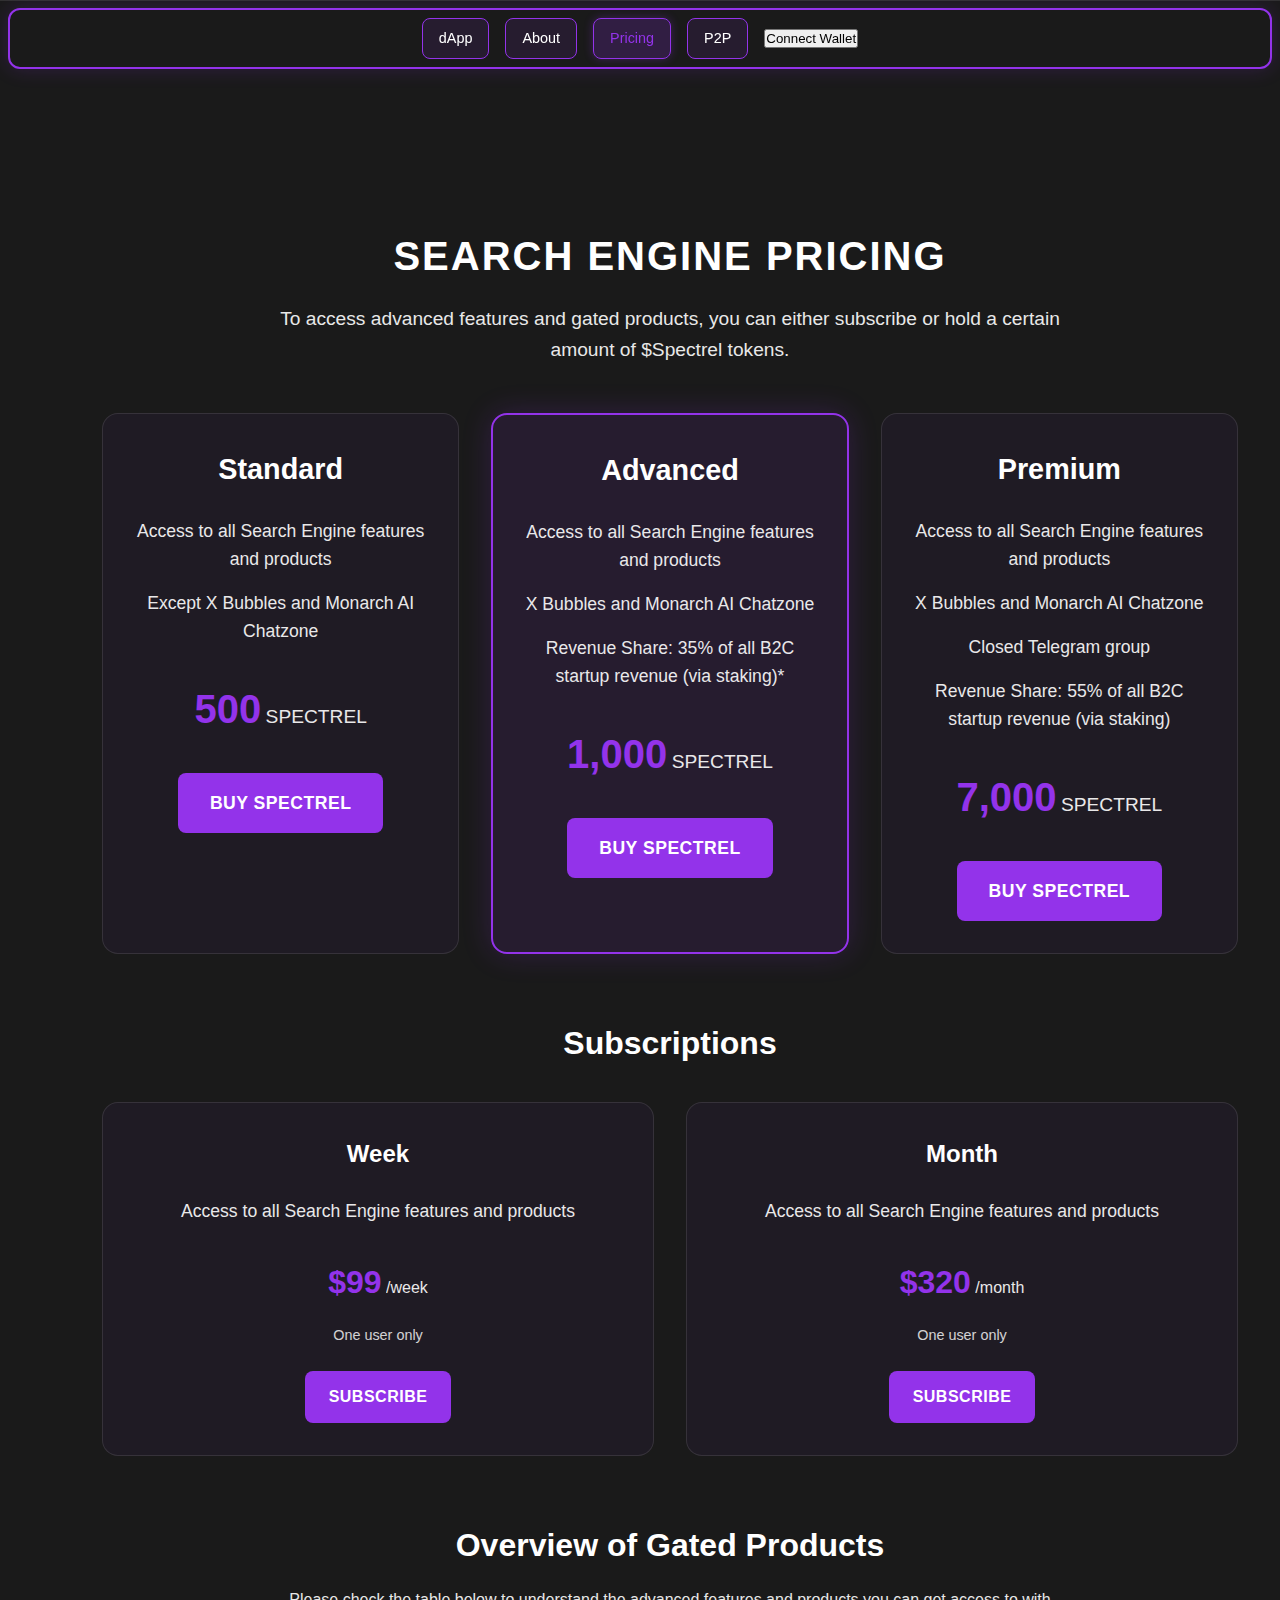
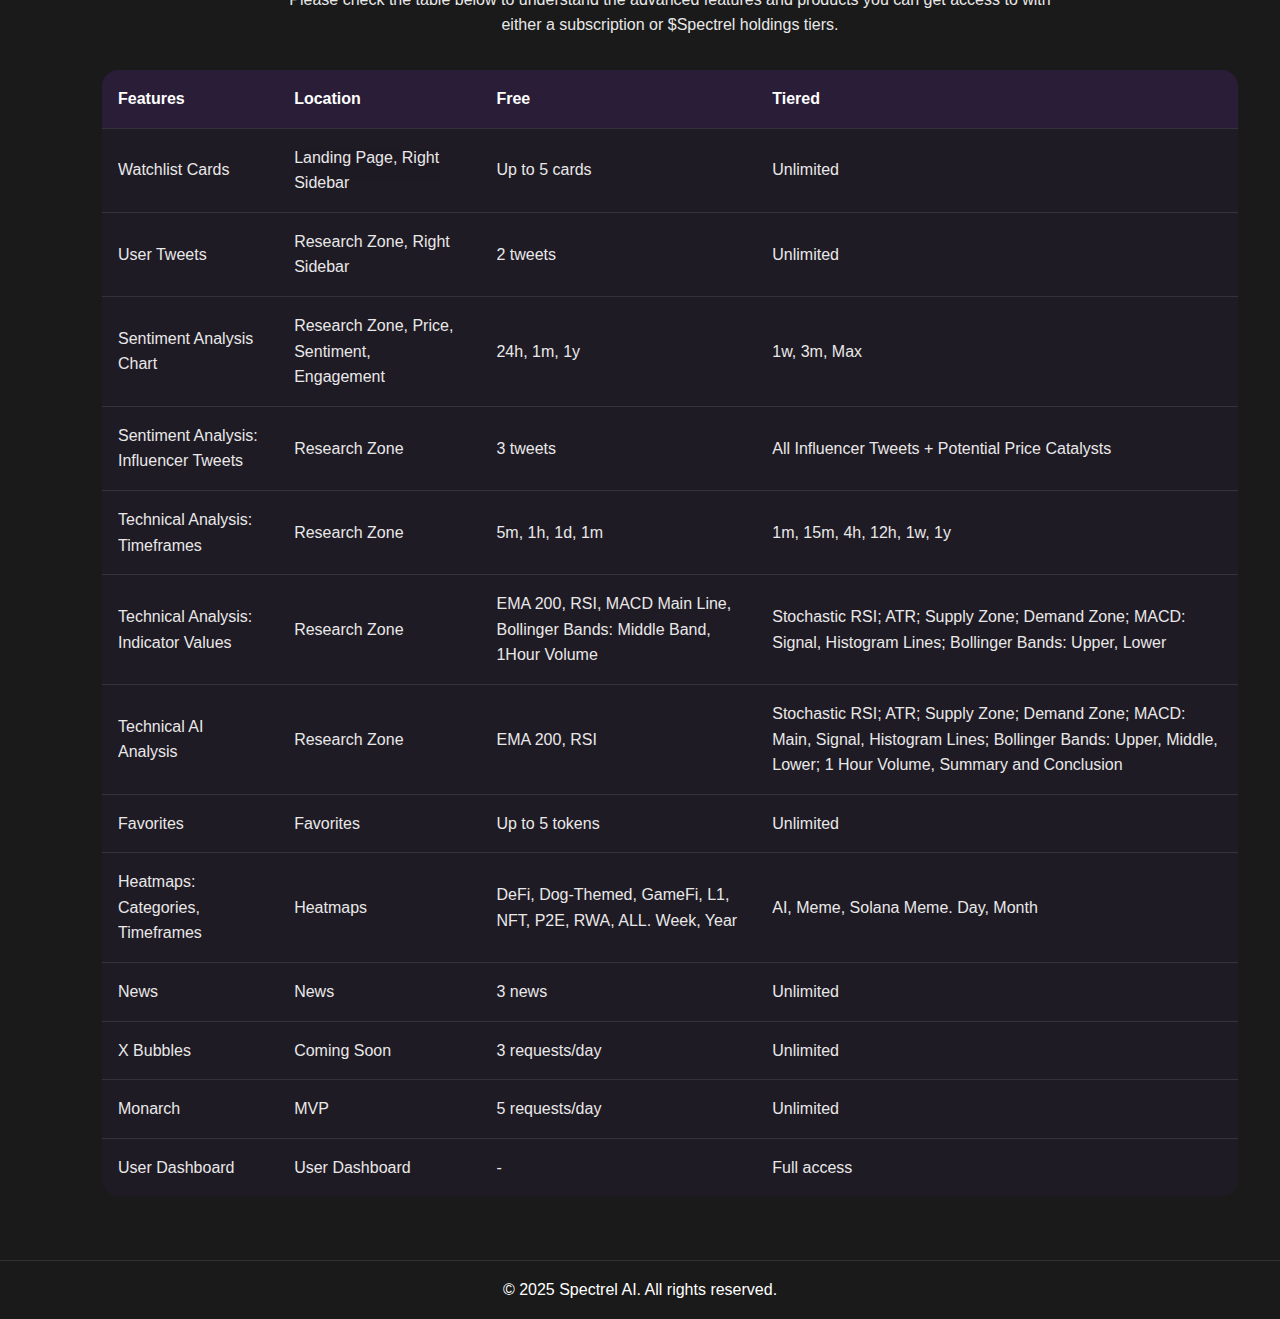
<file: pricing.html>
<!DOCTYPE html>
<html lang="en">
<head>
    <meta charset="UTF-8">
    <meta name="viewport" content="width=device-width, initial-scale=1.0, maximum-scale=1.0, user-scalable=no">
    <meta http-equiv="Content-Security-Policy" content="default-src 'self' https://spectreai.io https://*.spectreai.io; frame-src 'self' https://spectreai.io https://*.spectreai.io; script-src 'self' 'unsafe-inline' 'unsafe-eval' https://spectreai.io https://*.spectreai.io; style-src 'self' 'unsafe-inline' https://spectreai.io https://*.spectreai.io https://fonts.googleapis.com; font-src 'self' data: https://spectreai.io https://*.spectreai.io https://fonts.gstatic.com; img-src 'self' data: https://spectreai.io https://*.spectreai.io; connect-src 'self' https://spectreai.io https://*.spectreai.io;">
    <meta http-equiv="X-Content-Type-Options" content="nosniff">
    <meta http-equiv="Permissions-Policy" content="geolocation=(), microphone=(), camera=()">
    <title>Pricing - Spectrel AI</title>
    <link rel="preconnect" href="https://fonts.googleapis.com">
    <link rel="preconnect" href="https://fonts.gstatic.com" crossorigin>
    <link href="https://fonts.googleapis.com/css2?family=Orbitron:wght@400;500;700&family=Space+Grotesk:wght@300;400;500;600;700&display=swap" rel="stylesheet">
    <link rel="stylesheet" href="https://cdnjs.cloudflare.com/ajax/libs/font-awesome/6.5.1/css/all.min.css">
    <link rel="stylesheet" href="styles.css">
</head>
<body>
    <header>
        <nav>
            <button class="mobile-menu-btn" aria-label="Toggle menu">
                <span></span>
                <span></span>
                <span></span>
            </button>
            <div class="nav-links">
                <a href="index.html">dApp</a>
                <a href="about.html">About</a>
                <a href="pricing.html" class="active">Pricing</a>
                <a href="https://p2p.messier.app/market" target="_blank">P2P</a>
                <button id="connectWallet" class="connect-wallet-btn">Connect Wallet</button>
            </div>
        </nav>
    </header>

    <main>
        <section class="pricing-section">
            <div class="pricing-header">
                <h1>Search Engine Pricing</h1>
                <p>To access advanced features and gated products, you can either subscribe or hold a certain amount of $Spectrel tokens.</p>
            </div>

            <div class="pricing-tiers">
                <div class="pricing-tier">
                    <h2>Standard</h2>
                    <ul class="features">
                        <li>Access to all Search Engine features and products</li>
                        <li>Except X Bubbles and Monarch AI Chatzone</li>
                    </ul>
                    <div class="price">
                        <span class="amount">500</span>
                        <span class="currency">SPECTREL</span>
                    </div>
                    <a href="#" class="buy-button">Buy Spectrel</a>
                </div>

                <div class="pricing-tier featured">
                    <h2>Advanced</h2>
                    <ul class="features">
                        <li>Access to all Search Engine features and products</li>
                        <li>X Bubbles and Monarch AI Chatzone</li>
                        <li>Revenue Share: 35% of all B2C startup revenue (via staking)*</li>
                    </ul>
                    <div class="price">
                        <span class="amount">1,000</span>
                        <span class="currency">SPECTREL</span>
                    </div>
                    <a href="#" class="buy-button">Buy Spectrel</a>
                </div>

                <div class="pricing-tier">
                    <h2>Premium</h2>
                    <ul class="features">
                        <li>Access to all Search Engine features and products</li>
                        <li>X Bubbles and Monarch AI Chatzone</li>
                        <li>Closed Telegram group</li>
                        <li>Revenue Share: 55% of all B2C startup revenue (via staking)</li>
                    </ul>
                    <div class="price">
                        <span class="amount">7,000</span>
                        <span class="currency">SPECTREL</span>
                    </div>
                    <a href="#" class="buy-button">Buy Spectrel</a>
                </div>
            </div>

            <div class="subscription-plans">
                <h2>Subscriptions</h2>
                <div class="subscription-grid">
                    <div class="subscription-plan">
                        <h3>Week</h3>
                        <ul class="features">
                            <li>Access to all Search Engine features and products</li>
                        </ul>
                        <div class="price">
                            <span class="amount">$99</span>
                            <span class="period">/week</span>
                        </div>
                        <p class="note">One user only</p>
                        <a href="#" class="subscribe-button">Subscribe</a>
                    </div>

                    <div class="subscription-plan">
                        <h3>Month</h3>
                        <ul class="features">
                            <li>Access to all Search Engine features and products</li>
                        </ul>
                        <div class="price">
                            <span class="amount">$320</span>
                            <span class="period">/month</span>
                        </div>
                        <p class="note">One user only</p>
                        <a href="#" class="subscribe-button">Subscribe</a>
                    </div>
                </div>
            </div>

            <div class="features-table">
                <h2>Overview of Gated Products</h2>
                <p>Please check the table below to understand the advanced features and products you can get access to with either a subscription or $Spectrel holdings tiers.</p>
                
                <table>
                    <thead>
                        <tr>
                            <th>Features</th>
                            <th>Location</th>
                            <th>Free</th>
                            <th>Tiered</th>
                        </tr>
                    </thead>
                    <tbody>
                        <tr>
                            <td>Watchlist Cards</td>
                            <td>Landing Page, Right Sidebar</td>
                            <td>Up to 5 cards</td>
                            <td>Unlimited</td>
                        </tr>
                        <tr>
                            <td>User Tweets</td>
                            <td>Research Zone, Right Sidebar</td>
                            <td>2 tweets</td>
                            <td>Unlimited</td>
                        </tr>
                        <tr>
                            <td>Sentiment Analysis Chart</td>
                            <td>Research Zone, Price, Sentiment, Engagement</td>
                            <td>24h, 1m, 1y</td>
                            <td>1w, 3m, Max</td>
                        </tr>
                        <tr>
                            <td>Sentiment Analysis: Influencer Tweets</td>
                            <td>Research Zone</td>
                            <td>3 tweets</td>
                            <td>All Influencer Tweets + Potential Price Catalysts</td>
                        </tr>
                        <tr>
                            <td>Technical Analysis: Timeframes</td>
                            <td>Research Zone</td>
                            <td>5m, 1h, 1d, 1m</td>
                            <td>1m, 15m, 4h, 12h, 1w, 1y</td>
                        </tr>
                        <tr>
                            <td>Technical Analysis: Indicator Values</td>
                            <td>Research Zone</td>
                            <td>EMA 200, RSI, MACD Main Line, Bollinger Bands: Middle Band, 1Hour Volume</td>
                            <td>Stochastic RSI; ATR; Supply Zone; Demand Zone; MACD: Signal, Histogram Lines; Bollinger Bands: Upper, Lower</td>
                        </tr>
                        <tr>
                            <td>Technical AI Analysis</td>
                            <td>Research Zone</td>
                            <td>EMA 200, RSI</td>
                            <td>Stochastic RSI; ATR; Supply Zone; Demand Zone; MACD: Main, Signal, Histogram Lines; Bollinger Bands: Upper, Middle, Lower; 1 Hour Volume, Summary and Conclusion</td>
                        </tr>
                        <tr>
                            <td>Favorites</td>
                            <td>Favorites</td>
                            <td>Up to 5 tokens</td>
                            <td>Unlimited</td>
                        </tr>
                        <tr>
                            <td>Heatmaps: Categories, Timeframes</td>
                            <td>Heatmaps</td>
                            <td>DeFi, Dog-Themed, GameFi, L1, NFT, P2E, RWA, ALL. Week, Year</td>
                            <td>AI, Meme, Solana Meme. Day, Month</td>
                        </tr>
                        <tr>
                            <td>News</td>
                            <td>News</td>
                            <td>3 news</td>
                            <td>Unlimited</td>
                        </tr>
                        <tr>
                            <td>X Bubbles</td>
                            <td>Coming Soon</td>
                            <td>3 requests/day</td>
                            <td>Unlimited</td>
                        </tr>
                        <tr>
                            <td>Monarch</td>
                            <td>MVP</td>
                            <td>5 requests/day</td>
                            <td>Unlimited</td>
                        </tr>
                        <tr>
                            <td>User Dashboard</td>
                            <td>User Dashboard</td>
                            <td>-</td>
                            <td>Full access</td>
                        </tr>
                    </tbody>
                </table>
            </div>
        </section>
    </main>

    <footer>
        <p>&copy; 2025 Spectrel AI. All rights reserved.</p>
    </footer>

    <script>
        document.querySelector('.mobile-menu-btn').addEventListener('click', function() {
            document.querySelector('.nav-links').classList.toggle('active');
        });
    </script>
</body>
</html>
</file>
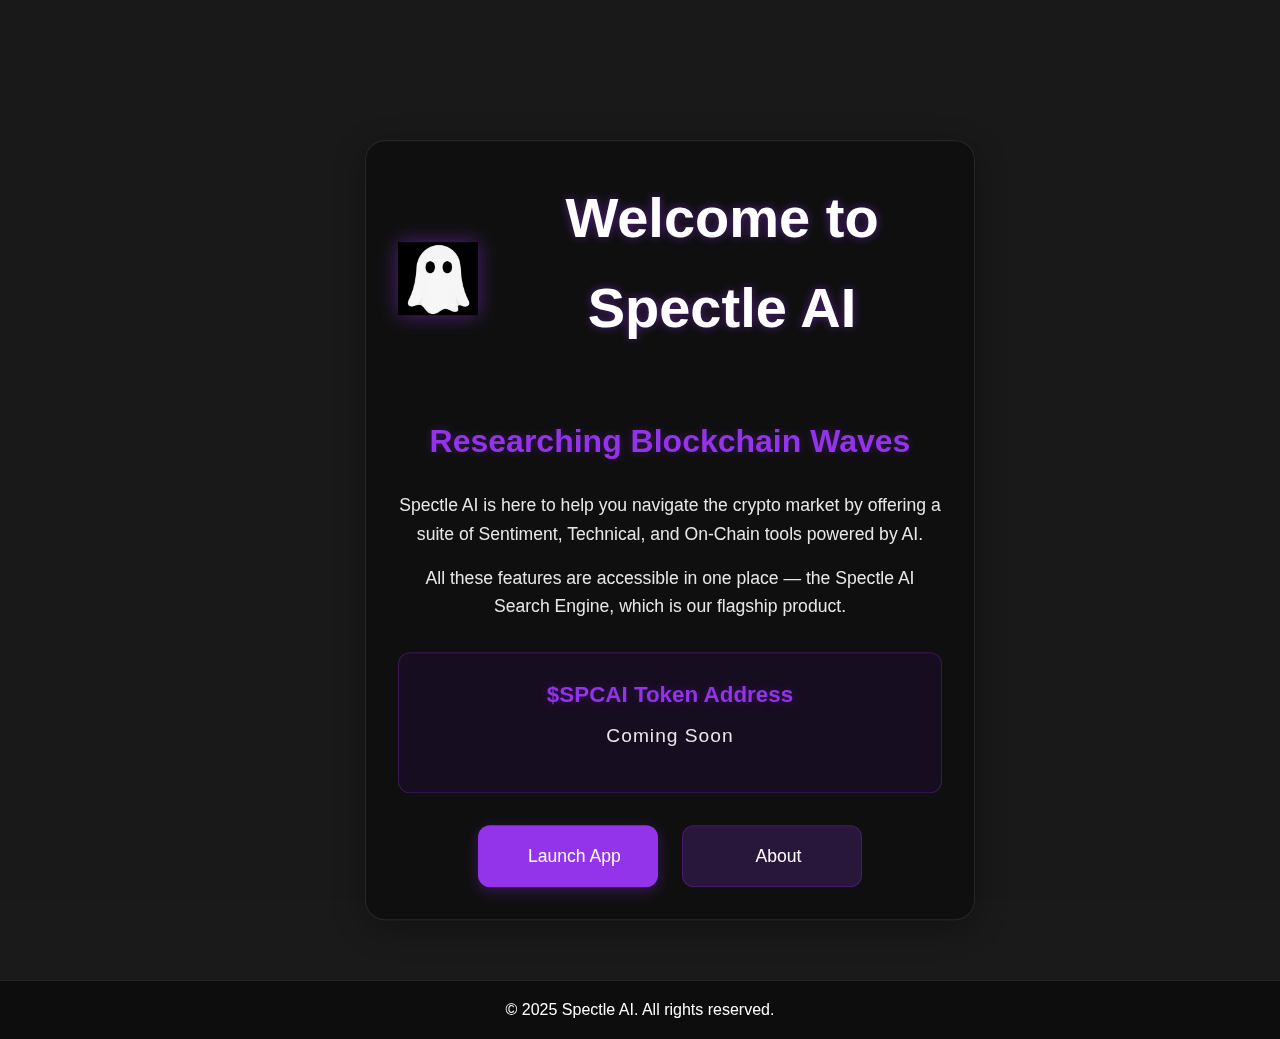
<file: welcome.html>
<!DOCTYPE html>
<html lang="en">
<head>
    <meta charset="UTF-8">
    <meta name="viewport" content="width=device-width, initial-scale=1.0, maximum-scale=1.0, user-scalable=no">
    <link rel="icon" type="image/png" href="assets/logo.png">
    <link rel="apple-touch-icon" href="assets/logo.png">
    <meta name="theme-color" content="#000000">
    <meta http-equiv="Content-Security-Policy" content="default-src 'self' https://spectreai.io https://*.spectreai.io; frame-src 'self' https://spectreai.io https://*.spectreai.io https://www.youtube.com; script-src 'self' 'unsafe-inline' 'unsafe-eval' https://spectreai.io https://*.spectreai.io; style-src 'self' 'unsafe-inline' https://spectreai.io https://*.spectreai.io https://fonts.googleapis.com https://cdnjs.cloudflare.com; font-src 'self' data: https://spectreai.io https://*.spectreai.io https://fonts.gstatic.com https://cdnjs.cloudflare.com; img-src 'self' data: https://spectreai.io https://*.spectreai.io; media-src 'self' data: blob: https://res.cloudinary.com; connect-src 'self' https://spectreai.io https://*.spectreai.io https://p2p.messier.app">
    <meta http-equiv="X-Content-Type-Options" content="nosniff">
    <meta http-equiv="Permissions-Policy" content="geolocation=(), microphone=(), camera=()">
    <title>Spectle AI</title>
    <link rel="preconnect" href="https://fonts.googleapis.com">
    <link rel="preconnect" href="https://fonts.gstatic.com" crossorigin>
    <link href="https://fonts.googleapis.com/css2?family=Orbitron:wght@400;500;700&family=Space+Grotesk:wght@300;400;500;600;700&display=swap" rel="stylesheet">
    <link rel="stylesheet" href="https://cdnjs.cloudflare.com/ajax/libs/font-awesome/6.5.1/css/all.min.css" integrity="sha512-DTOQO9RWCH3ppGqcWaEA1BIZOC6xxalwEsw9c2QQeAIftl+Vegovlnee1c9QX4TctnWMn13TZye+giMm8e2LwA==" crossorigin="anonymous" referrerpolicy="no-referrer" />
    <link rel="stylesheet" href="styles.css">
</head>
<body class="welcome-page">
    <div class="video-background">
        <video autoplay muted loop playsinline>
            <source src="https://res.cloudinary.com/dj4bqhskf/video/upload/v1743327771/SPECTER_VID3_s893bk.mp4" type="video/mp4">
            Your browser does not support the video tag.
        </video>
        <div class="video-overlay"></div>
    </div>

    <main>
        <section class="welcome-section">
            <div class="welcome-header">
                <img src="assets/logo.png" alt="Spectle AI Logo" class="welcome-logo">
                <h1>Welcome to Spectle AI</h1>
            </div>
            <div class="welcome-content">
                <h2>Researching Blockchain Waves</h2>
                <p>Spectle AI is here to help you navigate the crypto market by offering a suite of Sentiment, Technical, and On-Chain tools powered by AI.</p>
                <p>All these features are accessible in one place — the Spectle AI Search Engine, which is our flagship product.</p>
                <div class="token-address">
                    <h3>$SPCAI Token Address</h3>
                    <p class="coming-soon">Coming Soon</p>
                </div>
            </div>
            <div class="welcome-buttons">
                <a href="index.html" class="welcome-button launch-app">
                    <i class="fas fa-rocket"></i>
                    <span>Launch App</span>
                </a>
                <a href="about.html" class="welcome-button about">
                    <i class="fas fa-info-circle"></i>
                    <span>About</span>
                </a>
            </div>
            <div class="social-icons">
                <a href="https://x.com/spectleai" target="_blank" rel="noopener noreferrer">
                    <i class="fab fa-twitter"></i>
                </a>
                <a href="https://t.me/spectleai" target="_blank" rel="noopener noreferrer">
                    <i class="fab fa-telegram"></i>
                </a>
            </div>
        </section>
    </main>

    <footer>
        <p>&copy; 2025 Spectle AI. All rights reserved.</p>
    </footer>

    <script>
        document.addEventListener('DOMContentLoaded', function() {
            const video = document.querySelector('.video-background video');
            
            // Log video loading status
            video.addEventListener('loadeddata', function() {
                console.log('Video loaded successfully');
            });
            
            video.addEventListener('error', function(e) {
                console.error('Error loading video:', e);
                // Try to load the video again
                video.load();
                video.play().catch(function(error) {
                    console.error('Error playing video after reload:', error);
                });
            });
            
            // Force video play with error handling
            const playPromise = video.play();
            if (playPromise !== undefined) {
                playPromise.then(() => {
                    console.log('Video playing successfully');
                }).catch(error => {
                    console.error('Error playing video:', error);
                    // Try to play again after a short delay
                    setTimeout(() => {
                        video.play().catch(e => console.error('Error playing video after delay:', e));
                    }, 1000);
                });
            }
        });
    </script>
    <script src="script.js"></script>
</body>
</html>
</file>
<file: styles.css>
* {
    margin: 0;
    padding: 0;
    box-sizing: border-box;
}

:root {
    --primary-color: #1a1a1a;
    --secondary-color: #333333;
    --dark-bg: #1a1a1a;
    --text-color: #ffffff;
    --accent-color: #9333ea;
    --border-color: rgba(255, 255, 255, 0.1);
    --font-tech: 'Orbitron', sans-serif;
    --font-modern: 'Space Grotesk', sans-serif;
}

body {
    font-family: var(--font-modern);
    line-height: 1.6;
    color: var(--text-color);
    background-color: var(--dark-bg);
    min-height: 100vh;
    display: flex;
    flex-direction: column;
    overflow-x: hidden;
}

header {
    background: rgba(26, 26, 26, 0.95);
    backdrop-filter: blur(10px);
    box-shadow: 0 0 20px rgba(147, 51, 234, 0.1);
    position: fixed;
    width: 100%;
    top: 0;
    z-index: 1000;
    border-bottom: 1px solid var(--border-color);
}

nav {
    display: flex;
    justify-content: space-between;
    align-items: center;
    padding: 0.5rem 1rem;
    background: var(--dark-bg);
    border: 2px solid var(--accent-color);
    border-radius: 12px;
    position: fixed;
    top: 0.5rem;
    left: 0.5rem;
    right: 0.5rem;
    z-index: 1000;
    box-shadow: 0 0 20px rgba(147, 51, 234, 0.2);
}

.logo {
    font-size: 1.8rem;
    font-weight: 700;
    color: var(--text-color);
    letter-spacing: 2px;
    position: relative;
    font-family: var(--font-tech);
    text-transform: uppercase;
}

.logo::after {
    content: '';
    position: absolute;
    bottom: -5px;
    left: 0;
    width: 100%;
    height: 2px;
    background: linear-gradient(90deg, var(--accent-color), transparent);
    transform: scaleX(0);
    transform-origin: right;
    transition: transform 0.3s ease;
}

.logo:hover::after {
    transform: scaleX(1);
    transform-origin: left;
}

.mobile-menu-btn {
    display: none;
    background: none;
    border: none;
    cursor: pointer;
    padding: 0.5rem;
}

.mobile-menu-btn span {
    display: block;
    width: 25px;
    height: 2px;
    background: var(--text-color);
    margin: 5px 0;
    transition: all 0.3s ease;
}

.nav-left {
    display: flex;
    gap: 0.5rem;
    align-items: center;
    margin-right: auto;
}

.nav-icon {
    color: var(--text-color);
    text-decoration: none;
    padding: 0.5rem;
    border-radius: 8px;
    transition: all 0.3s ease;
    opacity: 0.7;
    position: relative;
    overflow: hidden;
}

.nav-icon:hover {
    background: rgba(147, 51, 234, 0.1);
    opacity: 1;
    transform: translateY(-1px);
}

.nav-icon.active {
    background: rgba(147, 51, 234, 0.2);
    opacity: 1;
    color: var(--accent-color);
    border: 1px solid rgba(147, 51, 234, 0.3);
    box-shadow: 0 0 10px rgba(147, 51, 234, 0.2);
}

.nav-icon i {
    font-size: 1.2rem;
    transition: all 0.3s ease;
}

.nav-icon::before {
    content: '';
    position: absolute;
    top: 0;
    left: 0;
    width: 100%;
    height: 100%;
    background: linear-gradient(45deg, transparent, rgba(255, 255, 255, 0.1), transparent);
    transform: translateX(-100%);
    transition: transform 0.6s ease;
}

.nav-icon:hover::before {
    transform: translateX(100%);
}

.nav-icon.active::after {
    content: '';
    position: absolute;
    bottom: -2px;
    left: 50%;
    transform: translateX(-50%);
    width: 4px;
    height: 4px;
    background: var(--accent-color);
    border-radius: 50%;
    box-shadow: 0 0 10px var(--accent-color);
}

.altcoin-btn {
    background: linear-gradient(135deg, var(--accent-color), #9333ea);
    color: white;
    border: none;
    padding: 0.4rem 0.8rem;
    border-radius: 4px;
    font-family: var(--font-tech);
    font-size: 0.8rem;
    font-weight: 500;
    letter-spacing: 1px;
    text-transform: uppercase;
    cursor: pointer;
    transition: all 0.3s ease;
    box-shadow: 0 2px 4px rgba(0, 0, 0, 0.1);
    text-decoration: none;
}

.altcoin-btn:hover {
    transform: translateY(-1px);
    box-shadow: 0 4px 8px rgba(147, 51, 234, 0.3);
}

.altcoin-btn.active {
    background: linear-gradient(135deg, #9333ea, var(--accent-color));
    box-shadow: 0 0 10px rgba(147, 51, 234, 0.4);
}

.nav-links {
    display: flex;
    align-items: center;
    gap: 1rem;
    margin-left: auto;
    margin-right: auto;
}

.nav-links a {
    color: var(--text-color);
    text-decoration: none;
    font-size: 0.9rem;
    padding: 0.5rem 1rem;
    border-radius: 8px;
    transition: all 0.3s ease;
    border: 1px solid var(--accent-color);
    background: rgba(147, 51, 234, 0.1);
}

.nav-links a:hover {
    background: rgba(147, 51, 234, 0.2);
    color: var(--accent-color);
    transform: translateY(-2px);
    box-shadow: 0 4px 12px rgba(147, 51, 234, 0.2);
}

.nav-links a.active {
    background: rgba(147, 51, 234, 0.2);
    color: var(--accent-color);
    border-color: var(--accent-color);
    box-shadow: 0 0 10px rgba(147, 51, 234, 0.3);
}

.social-icons {
    display: flex;
    align-items: center;
    gap: 1rem;
    margin-left: 1rem;
}

.social-icons a {
    color: var(--text-color);
    font-size: 1.2rem;
    transition: color 0.3s ease;
    opacity: 0.8;
}

.social-icons a:hover {
    color: var(--accent-color);
    opacity: 1;
}

main {
    margin-top: 0;
    flex: 1;
    display: flex;
    flex-direction: column;
    min-height: 100vh;
    overflow-y: auto;
}

.hero {
    text-align: center;
    padding: 1.5rem 1rem;
    background: linear-gradient(135deg, var(--primary-color), var(--secondary-color));
    color: var(--text-color);
    margin-bottom: 0.5rem;
    position: relative;
    overflow: hidden;
}

.hero::before {
    content: '';
    position: absolute;
    top: 0;
    left: 0;
    right: 0;
    bottom: 0;
    background: radial-gradient(circle at 50% 50%, rgba(147, 51, 234, 0.1), transparent 70%);
    z-index: 1;
}

.hero h1 {
    font-size: 2.2rem;
    margin-bottom: 1rem;
    font-weight: 700;
    color: var(--text-color);
    position: relative;
    z-index: 2;
    font-family: var(--font-tech);
    letter-spacing: 2px;
    text-transform: uppercase;
    text-shadow: 0 0 10px rgba(147, 51, 234, 0.3);
}

.hero-subtitle {
    font-size: 1.1rem;
    margin-bottom: 0.5rem;
    opacity: 0.9;
    max-width: 800px;
    margin-left: auto;
    margin-right: auto;
    position: relative;
    z-index: 2;
    line-height: 1.6;
    color: var(--text-color);
    font-family: var(--font-modern);
    font-weight: 500;
    letter-spacing: 0.5px;
}

.hero-features {
    font-size: 1rem;
    opacity: 0.8;
    max-width: 700px;
    margin-left: auto;
    margin-right: auto;
    position: relative;
    z-index: 2;
    line-height: 1.6;
    color: var(--text-color);
    font-family: var(--font-modern);
    font-weight: 400;
    letter-spacing: 0.3px;
}

.content-section {
    padding: 0;
    max-width: 100%;
    margin: 0;
    height: calc(100vh - 80px);
    position: relative;
    overflow: hidden;
}

.content-section iframe {
    width: 100%;
    height: 100%;
    border: none;
    position: fixed;
    top: 0;
    left: 0;
    z-index: 1;
}

.content-container {
    text-align: center;
    padding: 2rem;
    background: rgba(147, 51, 234, 0.05);
    border-radius: 1rem;
    border: 1px solid var(--border-color);
    max-width: 600px;
    width: 100%;
}

.content-container h1 {
    font-family: var(--font-tech);
    font-size: 2.5rem;
    margin-bottom: 1.5rem;
    color: var(--text-color);
    text-transform: uppercase;
    letter-spacing: 2px;
    text-shadow: 0 0 10px rgba(147, 51, 234, 0.3);
}

.content-container p {
    font-size: 1.2rem;
    line-height: 1.8;
    color: var(--text-color);
    opacity: 0.9;
}

.content-container a {
    color: var(--accent-color);
    text-decoration: none;
    font-weight: 500;
    transition: color 0.3s ease;
}

.content-container a:hover {
    color: #9333ea;
    text-decoration: underline;
}

footer {
    text-align: center;
    padding: 1rem;
    background-color: var(--primary-color);
    color: var(--text-color);
    border-top: 1px solid var(--border-color);
}

@media (max-width: 768px) {
    nav {
        padding: 1.2rem 1rem;
        height: auto;
        min-height: 70px;
        border-radius: 0;
        left: 0;
        right: 0;
        top: 0;
    }

    .navbar .logo {
        height: 45px;
        width: auto;
    }

    .navbar .nav-links {
        display: none;
        position: absolute;
        top: 70px;
        left: 0;
        right: 0;
        background: rgba(26, 26, 26, 0.95);
        padding: 1.2rem;
        flex-direction: column;
        align-items: center;
        gap: 1.2rem;
        z-index: 1000;
        border-radius: 0;
    }

    .nav-left {
        gap: 0.3rem;
    }

    .nav-icon {
        padding: 0.4rem;
    }
    
    .nav-icon i {
        font-size: 1.1rem;
    }

    .nav-links {
        display: none;
        position: fixed;
        top: 65px;
        left: 0;
        right: 0;
        bottom: 0;
        background: rgba(26, 26, 26, 0.98);
        backdrop-filter: blur(10px);
        flex-direction: column;
        padding: 1rem 0;
        box-shadow: 0 0 20px rgba(0, 0, 0, 0.2);
        border-top: 1px solid var(--border-color);
        gap: 0.8rem;
        overflow-y: auto;
        z-index: 999;
    }

    .nav-links.active {
        display: flex;
    }

    .nav-links a {
        margin: 0;
        width: 90%;
        text-align: left;
        padding: 0.8rem 1rem;
        font-size: 0.9rem;
        letter-spacing: 0.5px;
        background: rgba(147, 51, 234, 0.1);
        border: 1px solid rgba(147, 51, 234, 0.3);
        border-radius: 8px;
        display: flex;
        align-items: center;
        gap: 1rem;
        position: relative;
    }

    .nav-links a i {
        font-size: 1.1rem;
        width: 24px;
        text-align: center;
        position: relative;
        z-index: 1;
        color: #9333ea;
        flex-shrink: 0;
    }

    .nav-links a span {
        position: relative;
        z-index: 1;
    }

    .menu-toggle {
        display: block;
    }
}

@media (max-width: 480px) {
    nav {
        padding: 0.3rem 0.6rem;
    }

    .nav-left {
        gap: 0.2rem;
    }

    .nav-icon {
        padding: 0.3rem;
    }
    
    .nav-icon i {
        font-size: 1rem;
    }

    .nav-links {
        display: none;
    }

    .nav-links.active {
        display: flex;
        flex-direction: column;
        position: fixed;
        top: 65px;
        left: 0;
        right: 0;
        background: rgba(17, 24, 39, 0.95);
        backdrop-filter: blur(10px);
        padding: 1rem;
        border-radius: 12px;
        margin: 0 0.6rem;
        gap: 0.8rem;
        border: 1px solid rgba(147, 51, 234, 0.3);
        box-shadow: 0 4px 20px rgba(0, 0, 0, 0.3);
        z-index: 1000;
    }

    .nav-links a {
        padding: 0.8rem 1rem;
        border-radius: 10px;
        background: rgba(147, 51, 234, 0.1);
        border: 1px solid rgba(147, 51, 234, 0.3);
        color: #fff;
        text-decoration: none;
        display: flex;
        align-items: center;
        gap: 0.8rem;
        transition: all 0.3s ease;
        font-size: 0.95rem;
    }

    .nav-links a i {
        font-size: 1.1rem;
        color: #9333ea;
        width: 20px;
        text-align: center;
    }

    .nav-links a:hover {
        background: rgba(147, 51, 234, 0.2);
        border-color: rgba(147, 51, 234, 0.5);
        transform: translateY(-2px);
    }

    .menu-toggle {
        display: block;
    }
}

/* About Page Styles */
.about-page {
    margin-top: 80px;
    padding: 2rem 5%;
    max-width: 1200px;
    margin-left: auto;
    margin-right: auto;
}

/* Hide sidebar on about page */
.about-page .thin-sidebar {
    display: none;
}

/* Adjust main content margin for about page */
.about-page main {
    margin-left: 0;
}

/* Mobile styles for about page */
@media (max-width: 768px) {
    .about-page main {
        margin-left: 0;
    }
}

@media (max-width: 480px) {
    .about-page main {
        margin-left: 0;
    }
}

.about-hero {
    text-align: center;
    padding: 3rem 1rem;
    background: linear-gradient(135deg, var(--primary-color), var(--secondary-color));
    border-radius: 10px;
    margin-bottom: 3rem;
    position: relative;
    overflow: hidden;
}

.about-hero::before {
    content: '';
    position: absolute;
    top: 0;
    left: 0;
    right: 0;
    bottom: 0;
    background: radial-gradient(circle at 50% 50%, rgba(147, 51, 234, 0.1), transparent 70%);
    z-index: 1;
}

.about-hero h1 {
    font-family: var(--font-tech);
    font-size: 2.5rem;
    margin-bottom: 1.5rem;
    color: var(--text-color);
    text-transform: uppercase;
    letter-spacing: 2px;
    position: relative;
    z-index: 2;
    text-shadow: 0 0 10px rgba(147, 51, 234, 0.3);
}

.about-hero p {
    font-size: 1.2rem;
    line-height: 1.8;
    color: var(--text-color);
    opacity: 0.9;
    max-width: 800px;
    margin: 0 auto;
    position: relative;
    z-index: 2;
}

.section-intro {
    text-align: center;
    font-size: 1.1rem;
    line-height: 1.8;
    color: var(--text-color);
    opacity: 0.9;
    max-width: 900px;
    margin: 0 auto 3rem;
}

.product-grid {
    display: grid;
    grid-template-columns: repeat(auto-fit, minmax(300px, 1fr));
    gap: 2rem;
    margin-bottom: 4rem;
}

.product-card {
    background: rgba(147, 51, 234, 0.05);
    padding: 2rem;
    border-radius: 10px;
    border: 1px solid var(--border-color);
    transition: transform 0.3s ease, box-shadow 0.3s ease;
}

.product-card:hover {
    transform: translateY(-5px);
    box-shadow: 0 5px 15px rgba(147, 51, 234, 0.1);
}

.product-card h3 {
    font-family: var(--font-tech);
    font-size: 1.4rem;
    margin-bottom: 1rem;
    color: #9333ea;
    text-transform: uppercase;
    letter-spacing: 1px;
}

.product-card p {
    color: var(--text-color);
    opacity: 0.8;
    line-height: 1.6;
}

.team-section {
    margin-bottom: 4rem;
}

.team-section h2 {
    font-family: var(--font-tech);
    font-size: 2rem;
    text-align: center;
    margin-bottom: 2rem;
    color: var(--text-color);
    text-transform: uppercase;
    letter-spacing: 2px;
}

.team-grid {
    display: grid;
    grid-template-columns: repeat(auto-fit, minmax(250px, 1fr));
    gap: 2rem;
}

.team-member {
    background: rgba(147, 51, 234, 0.05);
    padding: 1.5rem;
    border-radius: 10px;
    border: 1px solid var(--border-color);
    text-align: center;
    transition: transform 0.3s ease, box-shadow 0.3s ease;
}

.team-member:hover {
    transform: translateY(-5px);
    box-shadow: 0 5px 15px rgba(147, 51, 234, 0.1);
}

.team-member h3 {
    font-family: var(--font-tech);
    font-size: 1.2rem;
    margin-bottom: 0.5rem;
    color: #9333ea;
    text-transform: uppercase;
    letter-spacing: 1px;
}

.team-member p {
    color: var(--text-color);
    opacity: 0.8;
}

.partners-section {
    text-align: center;
    padding: 3rem 1rem;
    background: linear-gradient(135deg, var(--primary-color), var(--secondary-color));
    border-radius: 10px;
    margin-bottom: 3rem;
    position: relative;
    overflow: hidden;
}

.partners-section::before {
    content: '';
    position: absolute;
    top: 0;
    left: 0;
    right: 0;
    bottom: 0;
    background: radial-gradient(circle at 50% 50%, rgba(147, 51, 234, 0.1), transparent 70%);
    z-index: 1;
}

.partners-section h2 {
    font-family: var(--font-tech);
    font-size: 2rem;
    margin-bottom: 2rem;
    color: var(--text-color);
    text-transform: uppercase;
    letter-spacing: 2px;
    position: relative;
    z-index: 2;
}

.partner-content {
    max-width: 800px;
    margin: 0 auto;
    position: relative;
    z-index: 2;
}

.partner-content p {
    font-size: 1.1rem;
    line-height: 1.8;
    color: var(--text-color);
    opacity: 0.9;
    margin-bottom: 1rem;
}

@media (max-width: 768px) {
    .about-page {
        margin-top: 70px;
        padding: 1rem;
    }

    .about-hero h1 {
        font-size: 2rem;
    }

    .about-hero p {
        font-size: 1.1rem;
    }

    .product-grid {
        grid-template-columns: 1fr;
    }

    .team-grid {
        grid-template-columns: repeat(auto-fit, minmax(200px, 1fr));
    }
}

@media (max-width: 480px) {
    .about-hero h1 {
        font-size: 1.8rem;
    }

    .section-intro {
        font-size: 1rem;
    }

    .product-card h3 {
        font-size: 1.2rem;
    }
}

/* Roadmap Section */
.roadmap-section {
    padding: 4rem 2rem;
    background: linear-gradient(135deg, var(--dark-bg) 0%, var(--secondary-color) 100%);
    border-radius: 1rem;
    margin: 2rem 0;
}

.roadmap-section h2 {
    font-family: var(--font-tech);
    font-size: 2.5rem;
    color: var(--text-color);
    text-align: center;
    margin-bottom: 3rem;
    letter-spacing: 2px;
}

.roadmap-grid {
    display: grid;
    grid-template-columns: repeat(auto-fit, minmax(300px, 1fr));
    gap: 2rem;
    max-width: 1400px;
    margin: 0 auto;
}

.roadmap-phase {
    background: rgba(147, 51, 234, 0.05);
    border: 1px solid var(--border-color);
    border-radius: 1rem;
    padding: 1.5rem;
    transition: transform 0.3s ease, box-shadow 0.3s ease;
}

.roadmap-phase:hover {
    transform: translateY(-5px);
    box-shadow: 0 10px 20px rgba(147, 51, 234, 0.1);
}

.phase-header {
    display: flex;
    align-items: center;
    gap: 1rem;
    margin-bottom: 1.5rem;
}

.phase-status {
    padding: 0.5rem 1rem;
    border-radius: 2rem;
    font-size: 0.9rem;
    font-weight: 500;
    text-transform: uppercase;
    letter-spacing: 1px;
}

.phase-status.completed {
    background: rgba(147, 51, 234, 0.1);
    color: #9333ea;
    border: 1px solid rgba(147, 51, 234, 0.2);
}

.phase-status.in-progress {
    background: rgba(147, 51, 234, 0.1);
    color: #9333ea;
    border: 1px solid rgba(147, 51, 234, 0.2);
}

.phase-status.upcoming {
    background: rgba(147, 51, 234, 0.05);
    color: var(--text-color);
    border: 1px solid var(--border-color);
}

.roadmap-phase h3 {
    font-family: var(--font-tech);
    font-size: 1.2rem;
    color: var(--text-color);
    margin: 0;
    letter-spacing: 1px;
}

.roadmap-phase ul {
    list-style: none;
    padding: 0;
    margin: 0;
}

.roadmap-phase li {
    color: var(--text-color);
    margin-bottom: 0.8rem;
    padding-left: 1.5rem;
    position: relative;
    font-size: 0.95rem;
    line-height: 1.5;
}

.roadmap-phase li::before {
    content: "•";
    color: var(--accent-color);
    position: absolute;
    left: 0;
    font-size: 1.2rem;
}

@media (max-width: 768px) {
    .roadmap-section {
        padding: 3rem 1rem;
    }

    .roadmap-section h2 {
        font-size: 2rem;
        margin-bottom: 2rem;
    }

    .roadmap-grid {
        grid-template-columns: 1fr;
        gap: 1.5rem;
    }

    .roadmap-phase {
        padding: 1.2rem;
    }

    .roadmap-phase h3 {
        font-size: 1.1rem;
    }

    .roadmap-phase li {
        font-size: 0.9rem;
    }
}

/* Pricing Page Styles */
.pricing-section {
    padding: 4rem 2rem;
    max-width: 1200px;
    margin: 80px auto 0;
}

.pricing-header {
    text-align: center;
    margin-bottom: 3rem;
}

.pricing-header h1 {
    font-family: var(--font-tech);
    font-size: 2.5rem;
    margin-bottom: 1rem;
    color: var(--text-color);
    text-transform: uppercase;
    letter-spacing: 2px;
}

.pricing-header p {
    font-size: 1.2rem;
    color: var(--text-color);
    opacity: 0.9;
    max-width: 800px;
    margin: 0 auto;
}

.pricing-tiers {
    display: grid;
    grid-template-columns: repeat(auto-fit, minmax(300px, 1fr));
    gap: 2rem;
    margin-bottom: 4rem;
}

.pricing-tier {
    background: rgba(147, 51, 234, 0.05);
    border: 1px solid var(--border-color);
    border-radius: 1rem;
    padding: 2rem;
    text-align: center;
    transition: transform 0.3s ease;
}

.pricing-tier:hover {
    transform: translateY(-5px);
}

.pricing-tier.featured {
    background: rgba(147, 51, 234, 0.1);
    border: 2px solid var(--accent-color);
    box-shadow: 0 0 30px rgba(147, 51, 234, 0.2);
}

.pricing-tier h2 {
    font-family: var(--font-tech);
    font-size: 1.8rem;
    margin-bottom: 1.5rem;
    color: var(--text-color);
}

.pricing-tier .features {
    list-style: none;
    padding: 0;
    margin: 0 0 2rem 0;
}

.pricing-tier .features li {
    color: var(--text-color);
    margin-bottom: 1rem;
    font-size: 1.1rem;
    opacity: 0.9;
}

.price {
    margin-bottom: 2rem;
}

.price .amount {
    font-family: var(--font-tech);
    font-size: 2.5rem;
    color: var(--accent-color);
    font-weight: 700;
}

.price .currency {
    font-size: 1.2rem;
    color: var(--text-color);
    opacity: 0.9;
}

.buy-button {
    display: inline-block;
    padding: 1rem 2rem;
    background: var(--accent-color);
    color: var(--text-color);
    text-decoration: none;
    border-radius: 0.5rem;
    font-weight: 600;
    font-size: 1.1rem;
    transition: all 0.3s ease;
    text-transform: uppercase;
    letter-spacing: 0.5px;
}

.buy-button:hover {
    background: rgba(147, 51, 234, 0.8);
    transform: translateY(-2px);
    box-shadow: 0 5px 20px rgba(147, 51, 234, 0.3);
}

.subscription-plans {
    margin-bottom: 4rem;
}

.subscription-plans h2 {
    text-align: center;
    font-family: var(--font-tech);
    font-size: 2rem;
    margin-bottom: 2rem;
    color: var(--text-color);
}

.subscription-grid {
    display: grid;
    grid-template-columns: repeat(auto-fit, minmax(250px, 1fr));
    gap: 2rem;
}

.subscription-plan {
    background: rgba(147, 51, 234, 0.05);
    border: 1px solid var(--border-color);
    border-radius: 1rem;
    padding: 2rem;
    text-align: center;
}

.subscription-plan h3 {
    font-family: var(--font-tech);
    font-size: 1.5rem;
    margin-bottom: 1.5rem;
    color: var(--text-color);
}

.subscription-plan .features {
    list-style: none;
    padding: 0;
    margin: 0 0 2rem 0;
}

.subscription-plan .features li {
    color: var(--text-color);
    margin-bottom: 1rem;
    font-size: 1.1rem;
    opacity: 0.9;
}

.subscription-plan .price {
    margin-bottom: 1rem;
}

.subscription-plan .price .amount {
    font-family: var(--font-tech);
    font-size: 2rem;
    color: var(--accent-color);
    font-weight: 700;
}

.subscription-plan .price .period {
    font-size: 1rem;
    color: var(--text-color);
    opacity: 0.9;
}

.subscription-plan .note {
    color: var(--text-color);
    opacity: 0.8;
    margin-bottom: 1.5rem;
    font-size: 0.9rem;
}

.subscribe-button {
    display: inline-block;
    padding: 0.8rem 1.5rem;
    background: var(--accent-color);
    color: var(--text-color);
    text-decoration: none;
    border-radius: 0.5rem;
    font-weight: 600;
    font-size: 1rem;
    transition: all 0.3s ease;
    text-transform: uppercase;
    letter-spacing: 0.5px;
}

.subscribe-button:hover {
    background: rgba(147, 51, 234, 0.8);
    transform: translateY(-2px);
    box-shadow: 0 5px 20px rgba(147, 51, 234, 0.3);
}

.features-table {
    margin-top: 4rem;
}

.features-table h2 {
    text-align: center;
    font-family: var(--font-tech);
    font-size: 2rem;
    margin-bottom: 1rem;
    color: var(--text-color);
}

.features-table p {
    text-align: center;
    color: var(--text-color);
    opacity: 0.9;
    margin-bottom: 2rem;
    max-width: 800px;
    margin-left: auto;
    margin-right: auto;
}

.features-table table {
    width: 100%;
    border-collapse: collapse;
    background: rgba(147, 51, 234, 0.05);
    border-radius: 1rem;
    overflow: hidden;
}

.features-table th,
.features-table td {
    padding: 1rem;
    text-align: left;
    border-bottom: 1px solid var(--border-color);
}

.features-table th {
    background: rgba(147, 51, 234, 0.1);
    font-family: var(--font-tech);
    color: var(--text-color);
    font-weight: 600;
}

.features-table td {
    color: var(--text-color);
    opacity: 0.9;
}

.features-table tr:last-child td {
    border-bottom: none;
}

.features-table tr:hover {
    background: rgba(147, 51, 234, 0.05);
}

@media (max-width: 768px) {
    .pricing-section {
        padding: 2rem 1rem;
        margin-top: 70px;
    }

    .pricing-header h1 {
        font-size: 2rem;
    }

    .pricing-header p {
        font-size: 1.1rem;
    }

    .pricing-tiers {
        grid-template-columns: 1fr;
    }

    .features-table {
        overflow-x: auto;
    }

    .features-table table {
        min-width: 800px;
    }
}

@media (max-width: 480px) {
    .pricing-section {
        padding: 1rem 0.5rem;
        margin-top: 60px;
    }

    .pricing-header h1 {
        font-size: 1.8rem;
    }

    .pricing-header p {
        font-size: 1rem;
    }

    .pricing-tier,
    .subscription-plan {
        padding: 1.5rem;
    }

    .price .amount {
        font-size: 2rem;
    }
}

/* Connect wallet button styles */
.connect-wallet {
    padding: 0.8rem 1.2rem;
    font-size: 0.95rem;
    border-radius: 10px;
    background: rgba(147, 51, 234, 0.1);
    border: 1px solid rgba(147, 51, 234, 0.3);
    color: var(--text-color);
    cursor: pointer;
    transition: all 0.3s ease;
    display: flex;
    align-items: center;
    gap: 0.6rem;
    min-width: 140px;
    justify-content: center;
    font-family: var(--font-modern);
    font-weight: 500;
}

.connect-wallet:hover {
    background: rgba(147, 51, 234, 0.2);
    border-color: rgba(147, 51, 234, 0.5);
    transform: translateY(-2px);
    box-shadow: 0 4px 12px rgba(147, 51, 234, 0.2);
}

.connect-wallet i {
    font-size: 1.1rem;
    color: var(--primary-color);
}

.connect-wallet.connected {
    background: rgba(147, 51, 234, 0.2);
    border-color: rgba(147, 51, 234, 0.8);
    box-shadow: 0 4px 12px rgba(147, 51, 234, 0.2);
}

.connect-wallet.connected i {
    color: var(--primary-color);
}

.connect-wallet.connected:hover {
    background: rgba(147, 51, 234, 0.3);
    border-color: rgba(147, 51, 234, 0.9);
}

@media (max-width: 768px) {
    .connect-wallet {
        padding: 0.7rem 1rem;
        font-size: 0.9rem;
        min-width: 130px;
    }

    .connect-wallet i {
        font-size: 1rem;
    }
}

@media (max-width: 480px) {
    .connect-wallet {
        padding: 0.8rem 1rem;
        font-size: 0.9rem;
        min-width: 120px;
    }

    .connect-wallet i {
        font-size: 1rem;
    }
}

/* Add this to your existing CSS */
.menu-toggle {
    display: none;
}

@media (max-width: 480px) {
    .menu-toggle {
        display: block;
    }
}

/* Thin sidebar styles */
.thin-sidebar {
    position: fixed;
    left: 0;
    top: 0;
    bottom: 0;
    width: 60px;
    background: rgba(26, 26, 26, 0.95);
    backdrop-filter: blur(10px);
    border-right: 1px solid var(--border-color);
    z-index: 999;
    transition: width 0.3s ease;
    padding-top: 80px;
}

.thin-sidebar:hover {
    width: 200px;
}

.thin-sidebar-content {
    display: flex;
    flex-direction: column;
    height: 100%;
    padding: 1rem 0;
}

.thin-sidebar-item {
    display: flex;
    align-items: center;
    padding: 0.8rem 1rem;
    color: var(--text-color);
    text-decoration: none;
    transition: all 0.3s ease;
    position: relative;
    white-space: nowrap;
    opacity: 0.7;
}

.thin-sidebar-item i {
    width: 24px;
    text-align: center;
    margin-right: 1rem;
    font-size: 1.2rem;
}

.thin-sidebar-item span {
    opacity: 0;
    transition: opacity 0.3s ease;
    font-size: 0.9rem;
    font-weight: 500;
}

.thin-sidebar:hover .thin-sidebar-item span {
    opacity: 1;
}

.thin-sidebar-item:hover {
    background: rgba(147, 51, 234, 0.1);
    opacity: 1;
    transform: translateX(5px);
}

.thin-sidebar-item:hover i,
.thin-sidebar-item:hover span {
    color: var(--accent-color);
}

.thin-sidebar-item.active {
    background: rgba(147, 51, 234, 0.2);
    opacity: 1;
}

.thin-sidebar-item.active i,
.thin-sidebar-item.active span {
    color: var(--accent-color);
}

.thin-sidebar-item.active::before {
    content: '';
    position: absolute;
    left: 0;
    top: 0;
    bottom: 0;
    width: 3px;
    background: var(--accent-color);
    box-shadow: 0 0 10px var(--accent-color);
}

.thin-sidebar-social {
    margin-top: auto;
    padding: 1rem 0;
    border-top: 1px solid var(--border-color);
}

.thin-sidebar-social .thin-sidebar-item {
    padding: 0.6rem 1rem;
}

.thin-sidebar-social .thin-sidebar-item i {
    font-size: 1.1rem;
}

.thin-sidebar-social .thin-sidebar-item span {
    font-size: 0.9rem;
}

.thin-sidebar-social .thin-sidebar-item:hover i {
    color: var(--accent-color);
}

main {
    margin-left: 60px;
    margin-top: 80px;
    flex: 1;
    position: relative;
    z-index: 1;
}

@media (max-width: 768px) {
    .thin-sidebar {
        width: 200px;
        transform: translateX(-100%);
    }

    .thin-sidebar.active {
        transform: translateX(0);
    }

    main {
        margin-left: 0;
    }
}

@media (max-width: 480px) {
    .thin-sidebar {
        width: 100%;
    }

    main {
        margin-left: 0;
    }
}

.launch-app-btn {
    background: var(--accent-color);
    color: white;
    padding: 0.8rem 1.2rem;
    border-radius: 10px;
    text-decoration: none;
    font-weight: 500;
    transition: all 0.3s ease;
    border: none;
    cursor: pointer;
    display: inline-flex;
    align-items: center;
    gap: 0.5rem;
}

.launch-app-btn:hover {
    background: var(--accent-hover);
    transform: translateY(-1px);
    box-shadow: 0 4px 12px rgba(147, 51, 234, 0.2);
}

@media (max-width: 768px) {
    .launch-app-btn {
        padding: 0.7rem 1rem;
        font-size: 0.9rem;
    }
}

@media (max-width: 480px) {
    .launch-app-btn {
        padding: 0.6rem 0.8rem;
        font-size: 0.85rem;
    }
}

/* Mobile styles */
@media (max-width: 768px) {
    .thin-sidebar-content {
        padding: 3.5rem 0 1.5rem 0;
    }
}

@media (max-width: 480px) {
    .thin-sidebar-content {
        padding: 3rem 0 1.5rem 0;
    }
}

.about-page .nav-links {
    display: flex;
    gap: 1rem;
    align-items: center;
}

.about-page .nav-links a {
    display: flex;
    align-items: center;
    gap: 0.5rem;
    padding: 0.8rem 1.2rem;
    border-radius: 10px;
    background: rgba(147, 51, 234, 0.1);
    border: 1px solid rgba(147, 51, 234, 0.3);
    color: var(--text-color);
    text-decoration: none;
    font-size: 0.95rem;
    transition: all 0.3s ease;
}

.about-page .nav-links a:hover {
    background: rgba(147, 51, 234, 0.2);
    border-color: rgba(147, 51, 234, 0.5);
    transform: translateY(-2px);
}

.about-page .nav-links a i {
    font-size: 1.1rem;
    color: var(--accent-color);
}

@media (max-width: 768px) {
    .about-page .nav-links {
        flex-direction: column;
        gap: 0.8rem;
    }

    .about-page .nav-links a {
        width: 100%;
        justify-content: center;
        padding: 0.8rem;
    }
}

/* Welcome Page Video Background */
.welcome-page {
    position: relative;
    overflow: hidden;
}

.video-background {
    position: fixed;
    top: 0;
    left: 0;
    width: 100%;
    height: 100%;
    z-index: -1;
    overflow: hidden;
}

.video-background video {
    position: absolute;
    top: 50%;
    left: 50%;
    min-width: 100%;
    min-height: 100%;
    width: auto;
    height: auto;
    transform: translate(-50%, -50%);
    object-fit: cover;
}

.video-overlay {
    position: fixed;
    top: 0;
    left: 0;
    width: 100%;
    height: 100%;
    background: rgba(26, 26, 26, 0.7);
    z-index: -1;
}

.welcome-page main {
    position: relative;
    z-index: 1;
}

.welcome-page .content-section {
    background: rgba(0, 0, 0, 0.3);
    backdrop-filter: blur(10px);
    border: 1px solid rgba(255, 255, 255, 0.1);
}

.welcome-page footer {
    position: relative;
    z-index: 1;
    background: rgba(0, 0, 0, 0.5);
    backdrop-filter: blur(5px);
}

@media (max-width: 768px) {
    .video-background video {
        object-position: center;
    }
}

/* Welcome Section Styles */
.welcome-section {
    position: absolute;
    top: 50%;
    left: 50%;
    transform: translate(-50%, -50%);
    text-align: center;
    z-index: 2;
    padding: 2rem;
    background: rgba(0, 0, 0, 0.4);
    backdrop-filter: blur(5px);
    border-radius: 20px;
    border: 1px solid rgba(255, 255, 255, 0.1);
    box-shadow: 0 8px 32px rgba(0, 0, 0, 0.3);
}

.welcome-section h1 {
    font-family: 'Orbitron', sans-serif;
    font-size: 3.5rem;
    color: #fff;
    margin-bottom: 2rem;
    text-shadow: 0 0 10px rgba(147, 51, 234, 0.5);
    animation: glow 2s ease-in-out infinite alternate;
}

.welcome-buttons {
    display: flex;
    gap: 1.5rem;
    justify-content: center;
}

.welcome-button {
    display: flex;
    align-items: center;
    gap: 0.8rem;
    padding: 1rem 2rem;
    border-radius: 12px;
    font-family: 'Space Grotesk', sans-serif;
    font-size: 1.1rem;
    font-weight: 500;
    text-decoration: none;
    transition: all 0.3s ease;
    background: rgba(147, 51, 234, 0.2);
    border: 1px solid rgba(147, 51, 234, 0.3);
    color: #fff;
    min-width: 180px;
    justify-content: center;
}

.welcome-button:hover {
    background: rgba(147, 51, 234, 0.3);
    border-color: rgba(147, 51, 234, 0.5);
    transform: translateY(-2px);
    box-shadow: 0 4px 15px rgba(147, 51, 234, 0.3);
}

.welcome-button i {
    font-size: 1.2rem;
    color: var(--accent-color);
}

.welcome-button.launch-app {
    background: linear-gradient(135deg, var(--accent-color), #9333ea);
    border: none;
    box-shadow: 0 4px 15px rgba(147, 51, 234, 0.3);
}

.welcome-button.launch-app i {
    color: #fff;
}

.welcome-button.launch-app:hover {
    background: linear-gradient(135deg, #9333ea, var(--accent-color));
    transform: translateY(-2px);
    box-shadow: 0 6px 20px rgba(147, 51, 234, 0.4);
}

@keyframes glow {
    from {
        text-shadow: 0 0 10px rgba(147, 51, 234, 0.5);
    }
    to {
        text-shadow: 0 0 20px rgba(147, 51, 234, 0.8);
    }
}

@media (max-width: 768px) {
    .welcome-section {
        width: 90%;
        padding: 1.5rem;
    }

    .welcome-section h1 {
        font-size: 2.5rem;
    }

    .welcome-buttons {
        flex-direction: column;
        gap: 1rem;
    }

    .welcome-button {
        width: 100%;
        min-width: 100%;
        padding: 0.8rem 1.5rem;
    }
}

/* Welcome Content Styles */
.welcome-content {
    margin: 2rem 0;
    color: #fff;
    text-align: center;
}

.welcome-content h2 {
    font-family: 'Orbitron', sans-serif;
    font-size: 2rem;
    color: var(--accent-color);
    margin-bottom: 1.5rem;
    text-shadow: 0 0 10px rgba(147, 51, 234, 0.3);
}

.welcome-content p {
    font-family: 'Space Grotesk', sans-serif;
    font-size: 1.1rem;
    line-height: 1.6;
    margin-bottom: 1rem;
    opacity: 0.9;
    max-width: 800px;
    margin-left: auto;
    margin-right: auto;
}

@media (max-width: 768px) {
    .welcome-content {
        margin: 1.5rem 0;
    }

    .welcome-content h2 {
        font-size: 1.8rem;
    }

    .welcome-content p {
        font-size: 1rem;
        padding: 0 1rem;
    }
}

/* Token Address Styles */
.token-address {
    margin-top: 2rem;
    padding: 1.5rem;
    background: rgba(147, 51, 234, 0.1);
    border-radius: 12px;
    border: 1px solid rgba(147, 51, 234, 0.3);
    backdrop-filter: blur(5px);
}

.token-address h3 {
    font-family: 'Orbitron', sans-serif;
    font-size: 1.4rem;
    color: var(--accent-color);
    margin-bottom: 0.5rem;
    text-shadow: 0 0 10px rgba(147, 51, 234, 0.3);
}

.token-address .coming-soon {
    font-family: 'Space Grotesk', sans-serif;
    font-size: 1.2rem;
    color: #fff;
    opacity: 0.9;
    font-weight: 500;
    letter-spacing: 1px;
}

@media (max-width: 768px) {
    .token-address {
        margin-top: 1.5rem;
        padding: 1.2rem;
    }

    .token-address h3 {
        font-size: 1.2rem;
    }

    .token-address .coming-soon {
        font-size: 1.1rem;
    }
}

/* Welcome Header Styles */
.welcome-header {
    display: flex;
    align-items: center;
    justify-content: center;
    gap: 1.5rem;
    margin-bottom: 2rem;
}

.welcome-logo {
    width: 80px;
    height: 80px;
    object-fit: contain;
    filter: drop-shadow(0 0 10px rgba(147, 51, 234, 0.5));
    animation: glow 2s ease-in-out infinite alternate;
}

@media (max-width: 768px) {
    .welcome-header {
        flex-direction: column;
        gap: 1rem;
    }

    .welcome-logo {
        width: 60px;
        height: 60px;
    }
}
</file>
